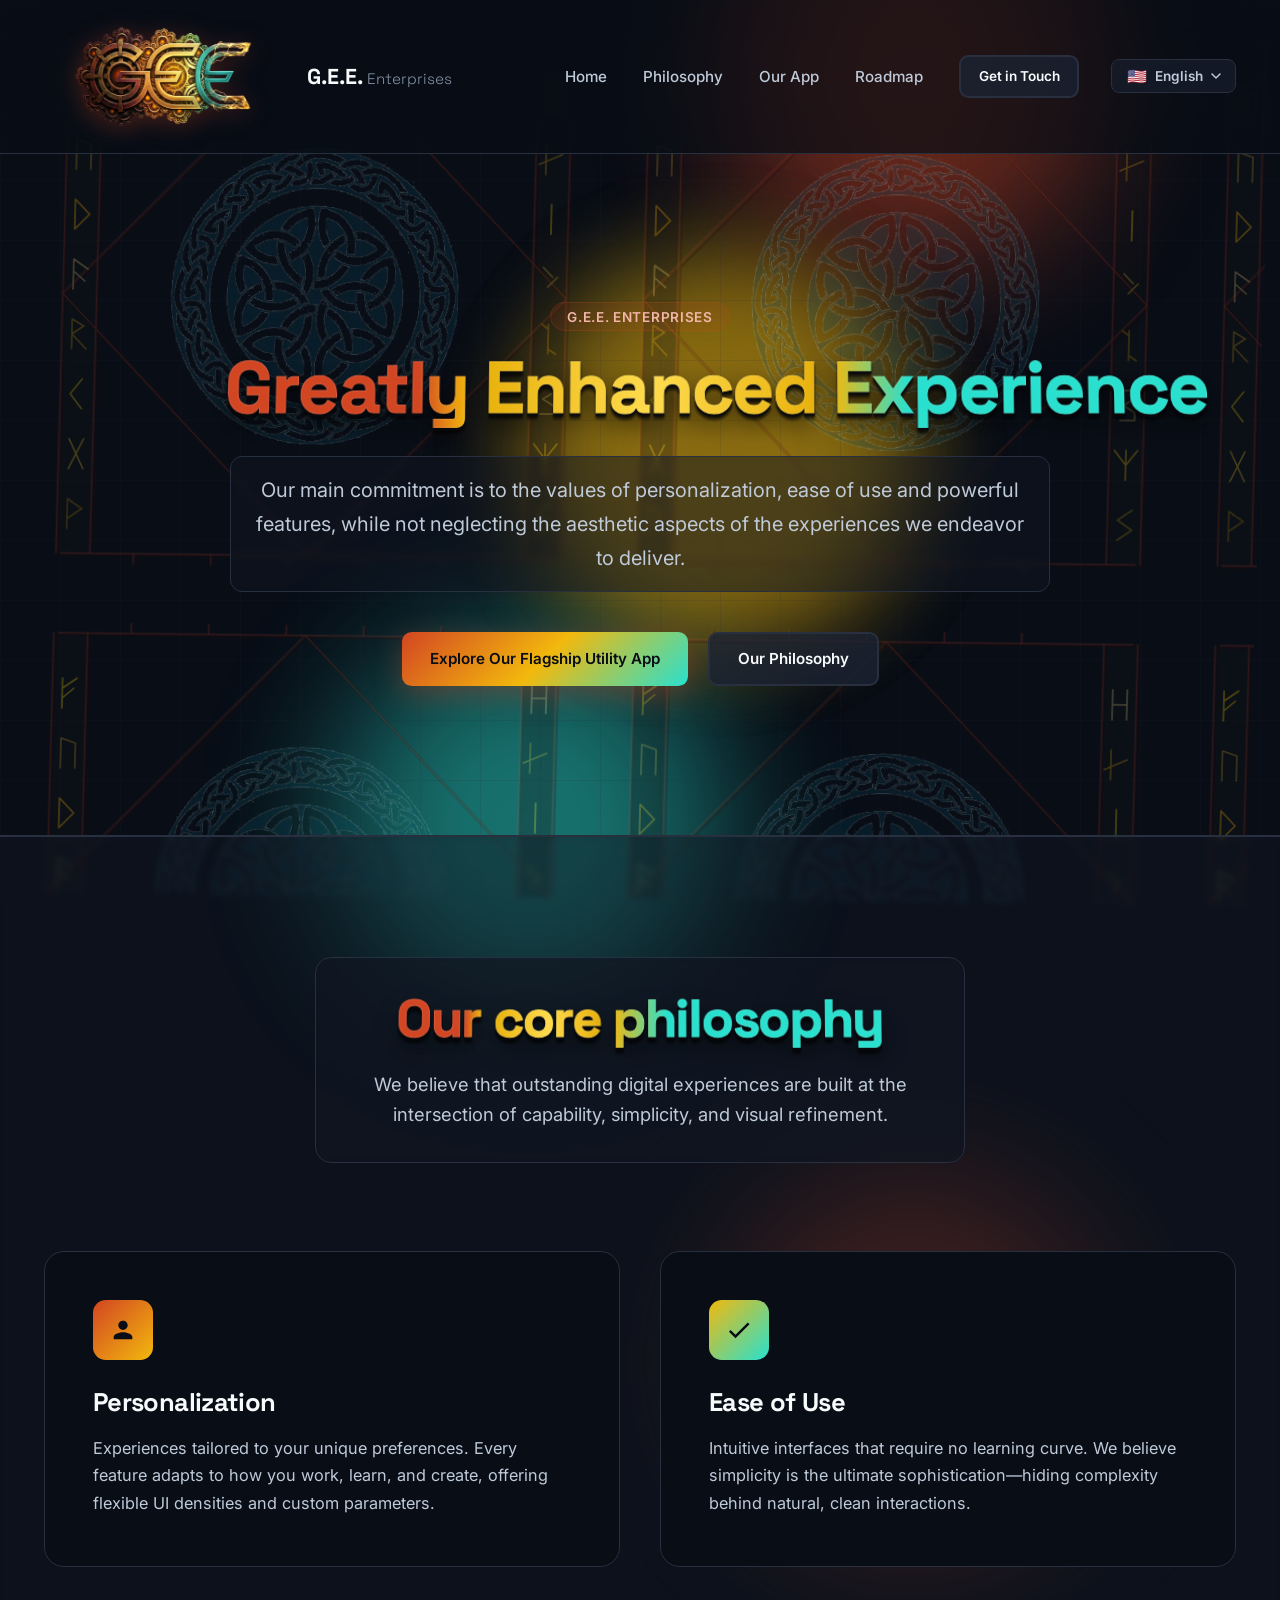
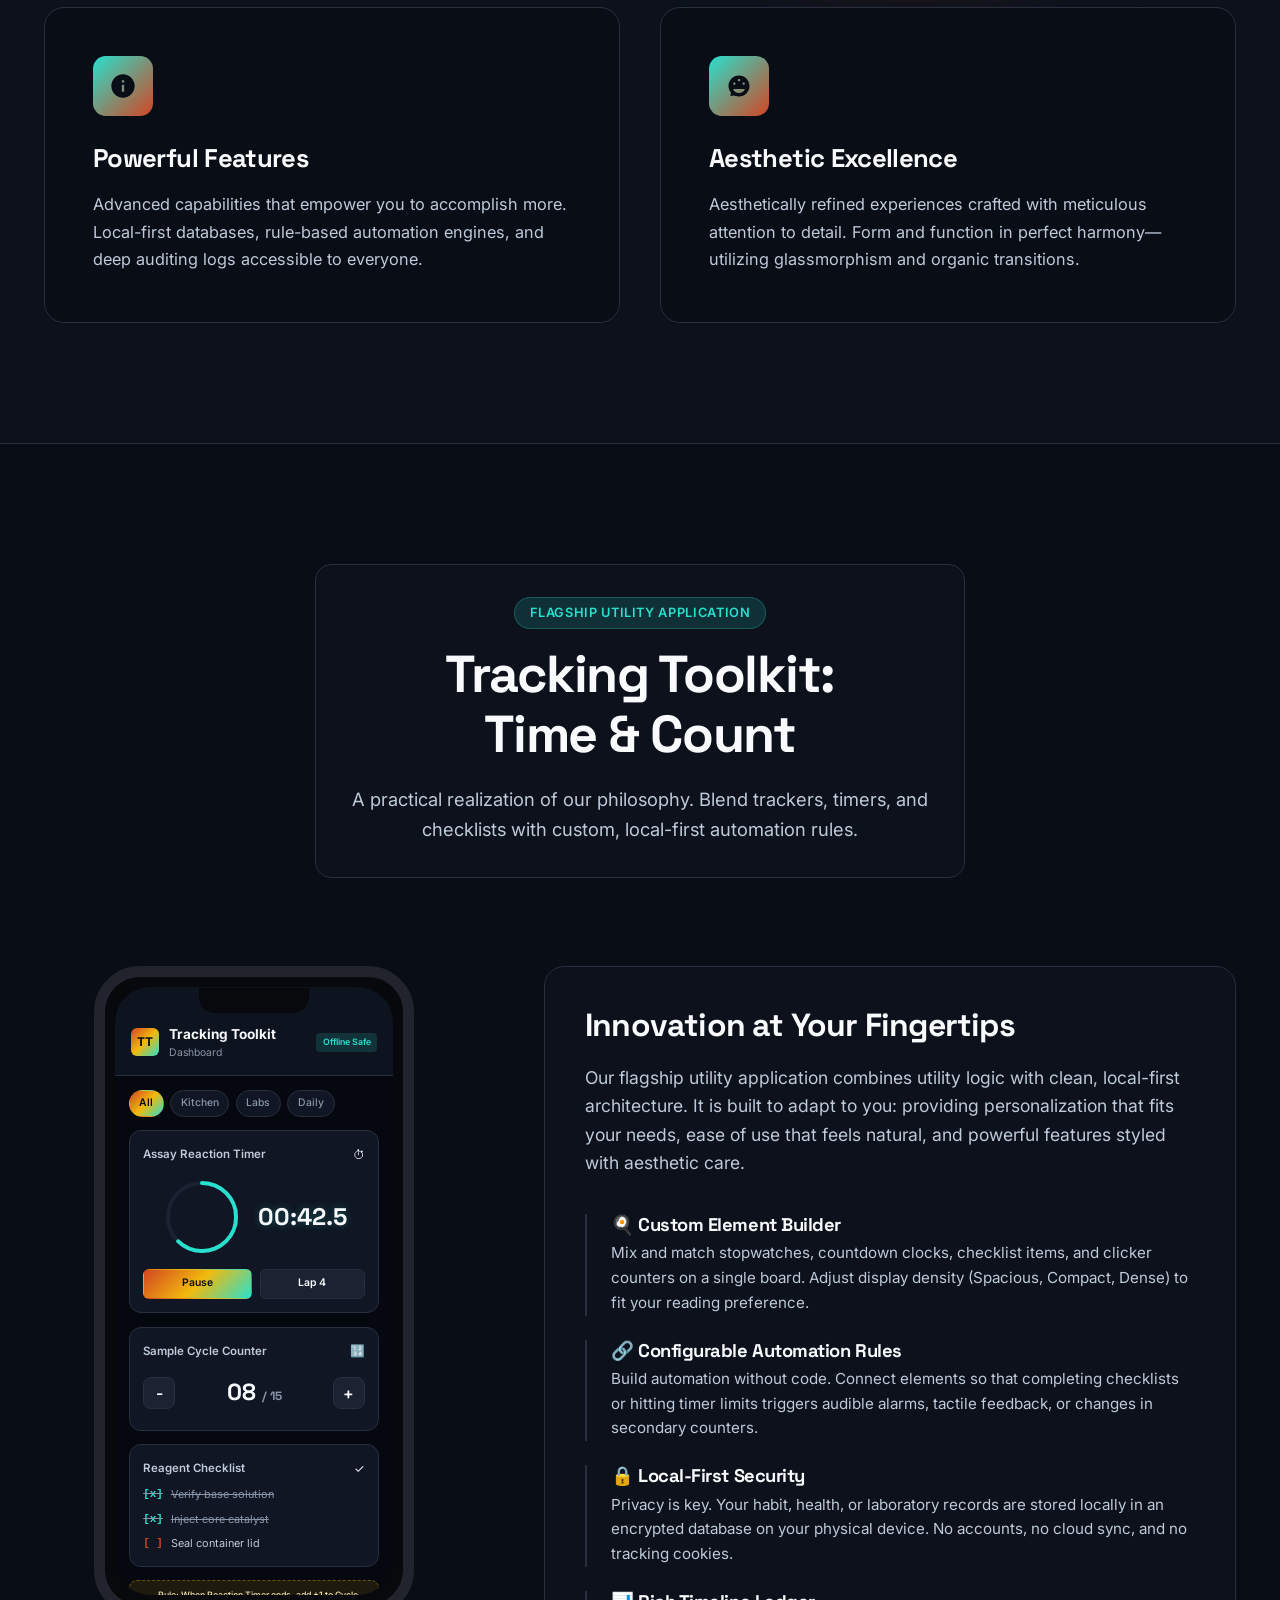
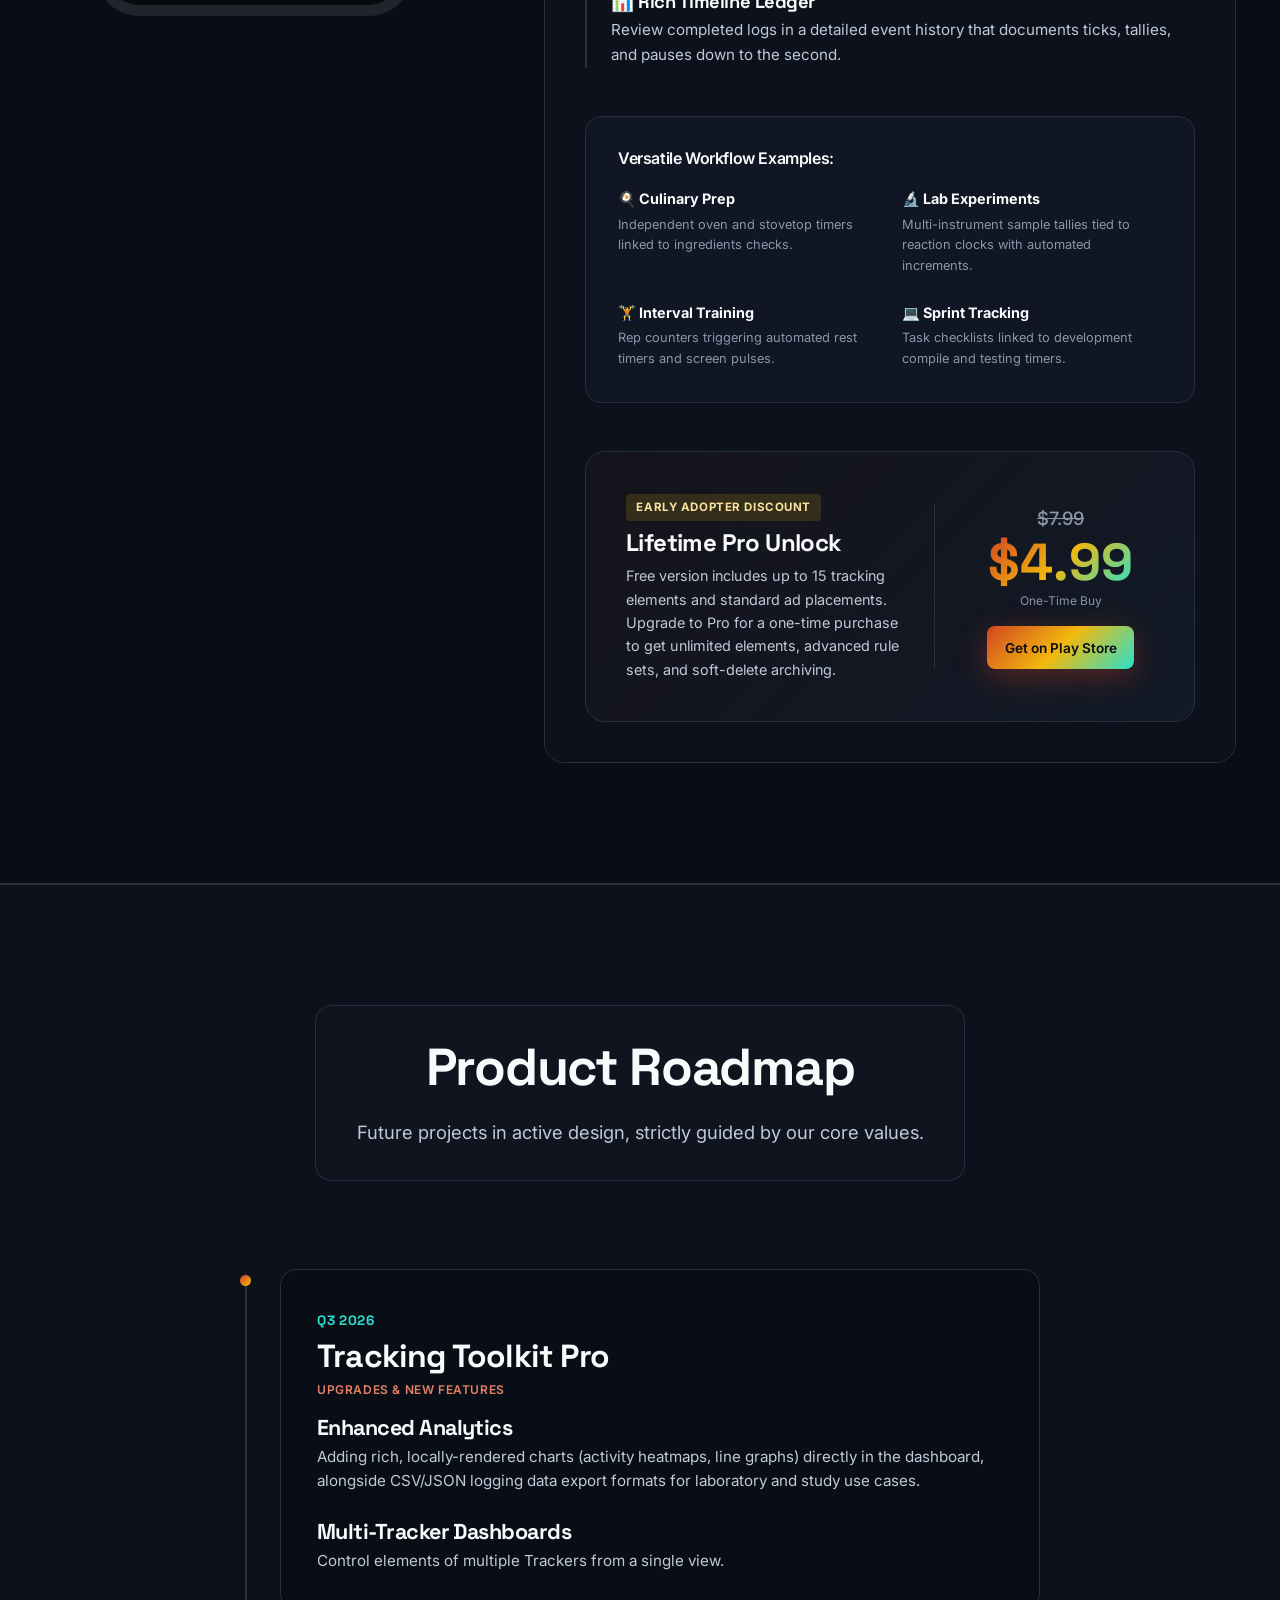
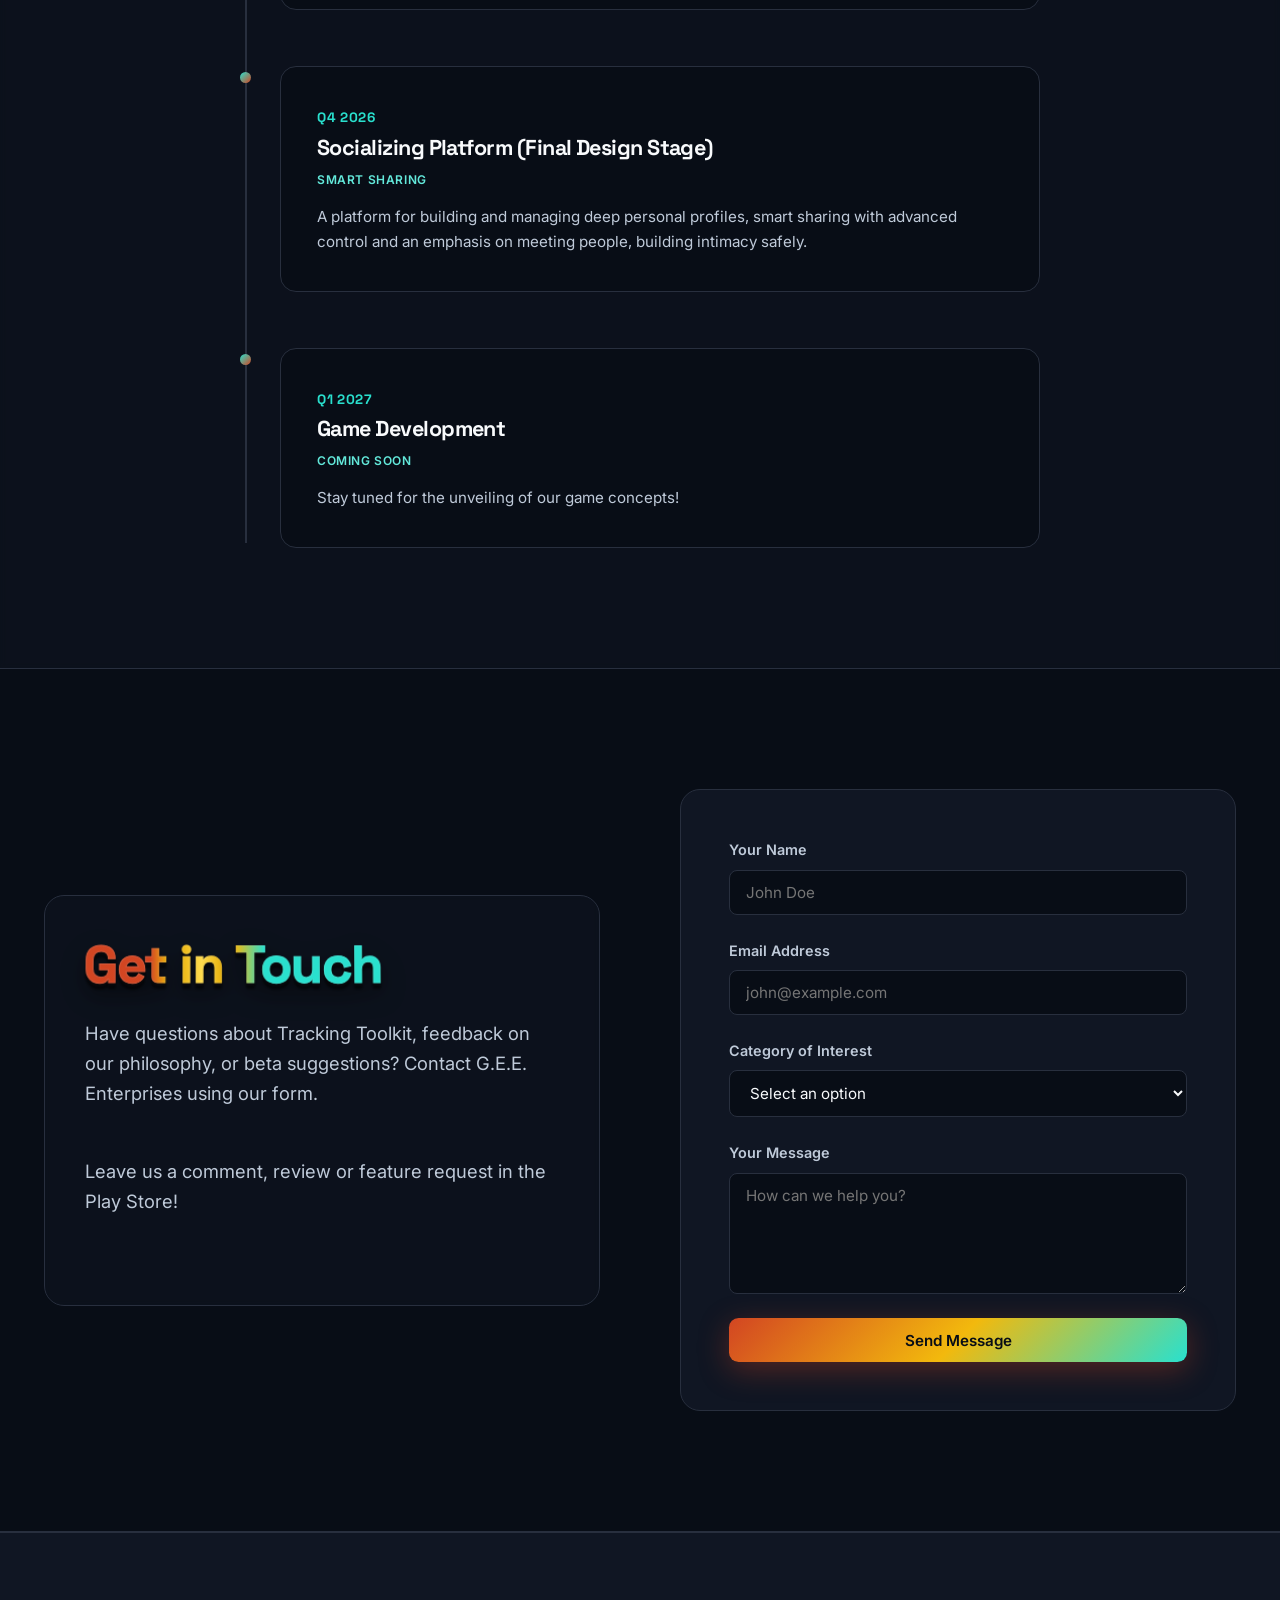
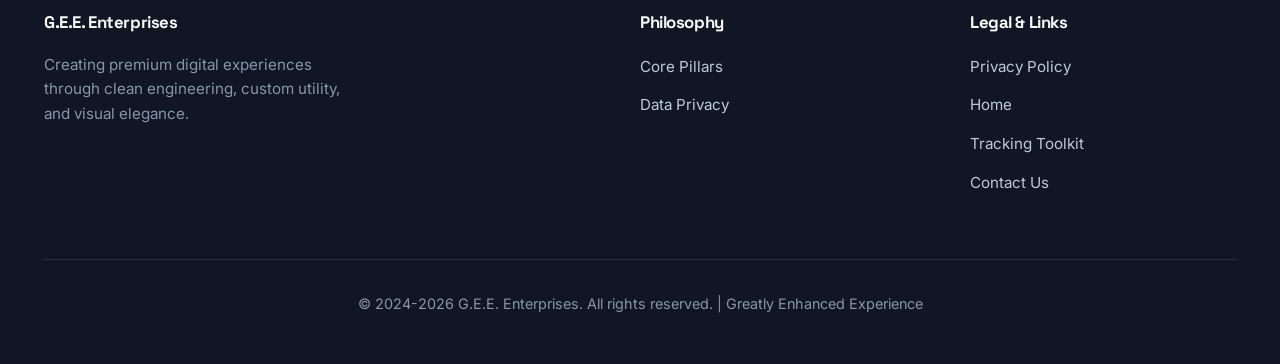
<file: index.html>
<!DOCTYPE html>
<html lang="en">
<head>
    <meta charset="UTF-8">
    <meta name="viewport" content="width=device-width, initial-scale=1.0">
    <meta name="description" content="G.E.E. Enterprises - Greatly Enhanced Experience. We build premium applications committed to personalization, ease of use, powerful features, and aesthetic excellence.">
    <meta name="keywords" content="G.E.E. Enterprises, Greatly Enhanced Experience, Tracking Toolkit, mobile apps, personalization, ease of use, powerful features, aesthetics, local-first">
    <meta name="theme-color" content="#090d16">
    
    <title data-i18n="title">G.E.E. Enterprises | Greatly Enhanced Experience</title>
    <link rel="stylesheet" href="styles.css">
    <script src="translations.js" defer></script>
    <script src="i18n.js" defer></script>
    <link rel="preconnect" href="https://fonts.googleapis.com">
    <link rel="preconnect" href="https://fonts.gstatic.com" crossorigin>
    <link href="https://fonts.googleapis.com/css2?family=Inter:wght@300;400;500;600;700&family=Space+Grotesk:wght@500;600;700&display=swap" rel="stylesheet">

    <script async src="https://www.googletagmanager.com/gtm.js?id=GTM-5WCG6NR6"></script>
    <meta name="google-site-verification" content="Q2op_6G9xsnVuuzF-iuiykKm0wJwXSe-XUsT0Pd11Rg" />
</head>
<script>
  window.dataLayer = window.dataLayer || [];
  function gtag(){dataLayer.push(arguments);}
  gtag('js', new Date());
</script>
<body>
    <!-- Celtic Background Overlay -->
    <div class="celtic-bg-overlay" aria-hidden="true"></div>

    <!-- Parallax Background Orbs & Grid -->
    <div class="page-background" aria-hidden="true">
        <div class="gradient-orb gradient-orb-1 gradient-orb-1-a"></div>
        <div class="gradient-orb gradient-orb-1 gradient-orb-1-b"></div>
        <div class="gradient-orb gradient-orb-2 gradient-orb-2-a"></div>
        <div class="gradient-orb gradient-orb-2 gradient-orb-2-b"></div>
        <div class="gradient-orb gradient-orb-3 gradient-orb-3-a"></div>
        <div class="gradient-orb gradient-orb-3 gradient-orb-3-b"></div>
        <div class="grid-overlay"></div>
    </div>

    <!-- Navigation -->
    <nav class="navbar" id="site-navbar">
        <div class="container">
            <div class="navbar-content">
                <div class="logo">
                    <img src="assets/logo.png" alt="G.E.E. Enterprises Logo" class="logo-image" id="nav-logo-img">
                    <span class="logo-text">G.E.E. <span class="logo-subtitle">Enterprises</span></span>
                </div>
                <div class="nav-right">
                    <ul class="nav-links">
                        <li><a href="#home" class="nav-link" data-i18n="nav.home">Home</a></li>
                        <li><a href="#philosophy" class="nav-link" data-i18n="nav.philosophy">Philosophy</a></li>
                        <li><a href="#app" class="nav-link" data-i18n="nav.app">Our App</a></li>
                        <li><a href="#roadmap" class="nav-link" data-i18n="nav.roadmap">Roadmap</a></li>
                        <li><a href="#contact" class="nav-link btn btn-secondary btn-nav" data-i18n="nav.contact">Get in Touch</a></li>
                    </ul>
                    <div class="lang-selector">
                        <button class="lang-btn" id="lang-btn" aria-haspopup="true" aria-expanded="false" aria-label="Select Language">
                            <span class="lang-flag" id="current-lang-flag">🇺🇸</span>
                            <span class="lang-text" id="current-lang-text">English</span>
                            <svg class="lang-arrow" width="10" height="6" viewBox="0 0 10 6" fill="none" xmlns="http://www.w3.org/2000/svg">
                                <path d="M1 1L5 5L9 1" stroke="currentColor" stroke-width="1.5" stroke-linecap="round" stroke-linejoin="round"/>
                            </svg>
                        </button>
                        <div class="lang-dropdown" id="lang-dropdown" role="menu">
                            <button class="lang-option" data-lang="en" role="menuitem">🇺🇸 English</button>
                            <button class="lang-option" data-lang="es" role="menuitem">🇪🇸 Español</button>
                            <button class="lang-option" data-lang="de" role="menuitem">🇩🇪 Deutsch</button>
                            <button class="lang-option" data-lang="fr" role="menuitem">🇫🇷 Français</button>
                        </div>
                    </div>
                </div>
            </div>
        </div>
    </nav>

    <!-- Hero Section -->
    <section id="home" class="hero">
        <div class="container">
            <div class="hero-content">
                <div class="badge-container">
                    <span class="hero-badge" data-i18n="hero.badge">G.E.E. Enterprises</span>
                </div>
                <h1 class="hero-title title-3-words" data-i18n="hero.title"><span class="word-1-red">Greatly</span> <span class="word-2-gold">Enhanced</span> <span class="word-3-turquoise">Experience</span></h1>
                <p class="hero-subtitle" data-i18n="hero.subtitle">Our main commitment is to the values of personalization, ease of use and powerful features, while not neglecting the aesthetic aspects of the experiences we endeavor to deliver.</p>
                <div class="hero-cta">
                    <a href="#app" class="btn btn-primary" id="hero-explore-btn" data-i18n="hero.btn_explore">Explore Our Flagship Utility App</a>
                    <a href="#philosophy" class="btn btn-secondary" id="hero-philosophy-btn" data-i18n="hero.btn_philosophy">Our Philosophy</a>
                </div>
            </div>
        </div>
    </section>

    <!-- Core Philosophy Section -->
    <section id="philosophy" class="philosophy-section">
        <div class="container">
            <div class="section-header">
                <h2 class="title-3-words" data-i18n="philosophy.title"><span class="word-1-red">Our</span> <span class="word-2-gold">core</span> <span class="word-3-turquoise">philosophy</span></h2>
                <p data-i18n="philosophy.subtitle">We believe that outstanding digital experiences are built at the intersection of capability, simplicity, and visual refinement.</p>
            </div>
            
            <div class="philosophy-grid">
                <!-- Personalization -->
                <div class="philosophy-card border-glow-red">
                    <div class="philosophy-icon-box bg-gradient-red">
                        <svg width="28" height="28" viewBox="0 0 24 24" fill="none" xmlns="http://www.w3.org/2000/svg">
                            <path d="M12 12c2.21 0 4-1.79 4-4s-1.79-4-4-4-4 1.79-4 4 1.79 4 4 4zm0 2c-2.67 0-8 1.34-8 4v2h16v-2c0-2.66-5.33-4-8-4z" fill="currentColor"/>
                        </svg>
                    </div>
                    <h3 data-i18n="philosophy.personalization_title">Personalization</h3>
                    <p data-i18n="philosophy.personalization_desc">Experiences tailored to your unique preferences. Every feature adapts to how you work, learn, and create, offering flexible UI densities and custom parameters.</p>
                </div>
                
                <!-- Ease of Use -->
                <div class="philosophy-card border-glow-gold">
                    <div class="philosophy-icon-box bg-gradient-gold">
                        <svg width="28" height="28" viewBox="0 0 24 24" fill="none" xmlns="http://www.w3.org/2000/svg">
                            <path d="M9 16.17L4.83 12l-1.42 1.41L9 19 21 7l-1.41-1.41L9 16.17z" fill="currentColor"/>
                        </svg>
                    </div>
                    <h3 data-i18n="philosophy.ease_of_use_title">Ease of Use</h3>
                    <p data-i18n="philosophy.ease_of_use_desc">Intuitive interfaces that require no learning curve. We believe simplicity is the ultimate sophistication—hiding complexity behind natural, clean interactions.</p>
                </div>

                <!-- Powerful Features -->
                <div class="philosophy-card border-glow-turquoise">
                    <div class="philosophy-icon-box bg-gradient-turquoise">
                        <svg width="28" height="28" viewBox="0 0 24 24" fill="none" xmlns="http://www.w3.org/2000/svg">
                            <path d="M12 2C6.48 2 2 6.48 2 12s4.48 10 10 10 10-4.48 10-10S17.52 2 12 2zm1 15h-2v-6h2v6zm0-8h-2V7h2v2z" fill="currentColor"/>
                        </svg>
                    </div>
                    <h3 data-i18n="philosophy.powerful_features_title">Powerful Features</h3>
                    <p data-i18n="philosophy.powerful_features_desc">Advanced capabilities that empower you to accomplish more. Local-first databases, rule-based automation engines, and deep auditing logs accessible to everyone.</p>
                </div>

                <!-- Aesthetic Excellence -->
                <div class="philosophy-card border-glow-turquoise">
                    <div class="philosophy-icon-box bg-gradient-turquoise">
                        <svg width="28" height="28" viewBox="0 0 24 24" fill="none" xmlns="http://www.w3.org/2000/svg">
                            <path d="M12 3c-4.97 0-9 4.03-9 9 0 2.12.74 4.07 1.97 5.61.18.23.23.53.13.82l-.45 1.34c-.18.54.34 1.05.88.88l1.34-.45c.29-.1.59-.05.82.13C10.18 20.5 11.08 21 12 21c4.97 0 9-4.03 9-9s-4.03-9-9-9zm-4 8c-.55 0-1-.45-1-1s.45-1 1-1 1 .45 1 1-.45 1-1 1zm4-3c-.55 0-1-.45-1-1s.45-1 1-1 1 .45 1 1-.45 1-1 1zm4 3c-.55 0-1-.45-1-1s.45-1 1-1 1 .45 1 1-.45 1-1 1zm-4 7c-2.33 0-4.31-1.46-5.11-3.5h10.22c-.8 2.04-2.78 3.5-5.11 3.5z" fill="currentColor"/>
                        </svg>
                    </div>
                    <h3 data-i18n="philosophy.aesthetic_excellence_title">Aesthetic Excellence</h3>
                    <p data-i18n="philosophy.aesthetic_excellence_desc">Aesthetically refined experiences crafted with meticulous attention to detail. Form and function in perfect harmony—utilizing glassmorphism and organic transitions.</p>
                </div>
            </div>
        </div>
    </section>

    <!-- Flagship Product Section -->
    <section id="app" class="flagship-section">
        <div class="container">
            <div class="section-header">
                <span class="section-badge" data-i18n="app.badge">Flagship Utility Application</span>
                <h2 data-i18n="app.title">Tracking Toolkit: Time & Count</h2>
                <p class="section-lead" data-i18n="app.lead">A practical realization of our philosophy. Blend trackers, timers, and checklists with custom, local-first automation rules.</p>
            </div>
            
            <div class="flagship-grid">
                <!-- App Mockup Display -->
                <div class="app-showcase">
                    <div class="phone-frame">
                        <div class="phone-notch"></div>
                        <div class="phone-screen">
                            <!-- Simulated App UI in HTML/CSS -->
                            <div class="app-ui">
                                <div class="app-header">
                                    <span class="app-logo">TT</span>
                                    <div class="app-title-group">
                                        <span class="app-title" data-i18n="app.showcase_title">Tracking Toolkit</span>
                                        <span class="app-subtitle" data-i18n="app.showcase_subtitle">Dashboard</span>
                                    </div>
                                    <span class="app-status-badge" data-i18n="app.showcase_status">Offline Safe</span>
                                </div>
                                
                                <div class="app-scrollable-content">
                                    <!-- Tag Filter Bar -->
                                    <div class="app-tags">
                                        <span class="app-tag active" data-i18n="app.showcase_tag_all">All</span>
                                        <span class="app-tag" data-i18n="app.showcase_tag_kitchen">Kitchen</span>
                                        <span class="app-tag" data-i18n="app.showcase_tag_labs">Labs</span>
                                        <span class="app-tag" data-i18n="app.showcase_tag_daily">Daily</span>
                                    </div>
                                    
                                    <!-- Timer Card -->
                                    <div class="app-card app-card-timer">
                                        <div class="app-card-header">
                                            <span class="app-card-title" data-i18n="app.showcase_timer_title">Assay Reaction Timer</span>
                                            <span class="app-card-icon">⏱</span>
                                        </div>
                                        <div class="timer-display-box">
                                            <svg class="timer-ring" width="80" height="80">
                                                <circle class="timer-ring-bg" cx="40" cy="40" r="34" />
                                                <circle class="timer-ring-progress" cx="40" cy="40" r="34" />
                                            </svg>
                                            <div class="timer-digits">00:42.5</div>
                                        </div>
                                        <div class="timer-controls">
                                            <span class="app-inner-btn play" data-i18n="app.showcase_timer_pause">Pause</span>
                                            <span class="app-inner-btn lap" data-i18n="app.showcase_timer_lap">Lap 4</span>
                                        </div>
                                    </div>
                                    
                                    <!-- Tally Counter Card -->
                                    <div class="app-card app-card-counter">
                                        <div class="app-card-header">
                                            <span class="app-card-title" data-i18n="app.showcase_counter_title">Sample Cycle Counter</span>
                                            <span class="app-card-icon">🔢</span>
                                        </div>
                                        <div class="counter-body">
                                            <div class="counter-control-btn minus">-</div>
                                            <div class="counter-val">08 <span class="counter-target">/ 15</span></div>
                                            <div class="counter-control-btn plus">+</div>
                                        </div>
                                    </div>
                                    
                                    <!-- Checklist Card -->
                                    <div class="app-card app-card-checklist">
                                        <div class="app-card-header">
                                            <span class="app-card-title" data-i18n="app.showcase_checklist_title">Reagent Checklist</span>
                                            <span class="app-card-icon">✓</span>
                                        </div>
                                        <div class="checklist-items">
                                            <div class="check-item checked">
                                                <span class="check-box">[x]</span>
                                                <span class="check-label" data-i18n="app.showcase_checklist_item1">Verify base solution</span>
                                            </div>
                                            <div class="check-item checked">
                                                <span class="check-box">[x]</span>
                                                <span class="check-label" data-i18n="app.showcase_checklist_item2">Inject core catalyst</span>
                                            </div>
                                            <div class="check-item">
                                                <span class="check-box">[ ]</span>
                                                <span class="check-label" data-i18n="app.showcase_checklist_item3">Seal container lid</span>
                                            </div>
                                        </div>
                                    </div>

                                    <!-- Rule Notification -->
                                    <div class="app-rule-bubble">
                                        <span class="rule-icon">🔗</span>
                                        <span class="rule-text" data-i18n="app.showcase_rule_text">Rule: When Reaction Timer ends, add +1 to Cycle Counter.</span>
                                    </div>
                                </div>
                            </div>
                        </div>
                    </div>
                </div>
                
                <!-- App Information Content -->
                <div class="flagship-content">
                    <h3 data-i18n="app.innovation_title">Innovation at Your Fingertips</h3>
                    <p class="flagship-desc" data-i18n="app.innovation_desc">Our flagship utility application combines utility logic with clean, local-first architecture. It is built to adapt to you: providing personalization that fits your needs, ease of use that feels natural, and powerful features styled with aesthetic care.</p>
                    
                    <div class="features-accordion">
                        <div class="accordion-item">
                            <h4 data-i18n="app.accordion_builder_title">🍳 Custom Element Builder</h4>
                            <p data-i18n="app.accordion_builder_desc">Mix and match stopwatches, countdown clocks, checklist items, and clicker counters on a single board. Adjust display density (Spacious, Compact, Dense) to fit your reading preference.</p>
                        </div>
                        <div class="accordion-item">
                            <h4 data-i18n="app.accordion_rules_title">🔗 Configurable Automation Rules</h4>
                            <p data-i18n="app.accordion_rules_desc">Build automation without code. Connect elements so that completing checklists or hitting timer limits triggers audible alarms, tactile feedback, or changes in secondary counters.</p>
                        </div>
                        <div class="accordion-item">
                            <h4 data-i18n="app.accordion_security_title">🔒 Local-First Security</h4>
                            <p data-i18n="app.accordion_security_desc">Privacy is key. Your habit, health, or laboratory records are stored locally in an encrypted database on your physical device. No accounts, no cloud sync, and no tracking cookies.</p>
                        </div>
                        <div class="accordion-item">
                            <h4 data-i18n="app.accordion_ledger_title">📊 Rich Timeline Ledger</h4>
                            <p data-i18n="app.accordion_ledger_desc">Review completed logs in a detailed event history that documents ticks, tallies, and pauses down to the second.</p>
                        </div>
                    </div>

                    <div class="use-cases-box">
                        <h5 data-i18n="app.use_cases_title">Versatile Workflow Examples:</h5>
                        <div class="use-cases-grid">
                            <div class="use-case-item">
                                <strong data-i18n="app.use_case_1_title">🍳 Culinary Prep</strong>
                                <span data-i18n="app.use_case_1_desc">Independent oven and stovetop timers linked to ingredients checks.</span>
                            </div>
                            <div class="use-case-item">
                                <strong data-i18n="app.use_case_2_title">🔬 Lab Experiments</strong>
                                <span data-i18n="app.use_case_2_desc">Multi-instrument sample tallies tied to reaction clocks with automated increments.</span>
                            </div>
                            <div class="use-case-item">
                                <strong data-i18n="app.use_case_3_title">🏋️ Interval Training</strong>
                                <span data-i18n="app.use_case_3_desc">Rep counters triggering automated rest timers and screen pulses.</span>
                            </div>
                            <div class="use-case-item">
                                <strong data-i18n="app.use_case_4_title">💻 Sprint Tracking</strong>
                                <span data-i18n="app.use_case_4_desc">Task checklists linked to development compile and testing timers.</span>
                            </div>
                        </div>
                    </div>
                    
                    <div class="pricing-card border-glow-red">
                        <div class="pricing-info">
                            <span class="pricing-badge" data-i18n="app.pricing_badge">Early Adopter Discount</span>
                            <h4 data-i18n="app.pricing_title">Lifetime Pro Unlock</h4>
                            <p data-i18n="app.pricing_desc">Free version includes up to 15 tracking elements and standard ad placements. Upgrade to Pro for a one-time purchase to get unlimited elements, advanced rule sets, and soft-delete archiving.</p>
                        </div>
                        <div class="pricing-price-box">
                            <span class="price-original">$7.99</span>
                            <span class="price-current">$4.99</span>
                            <span class="price-frequency" data-i18n="app.pricing_frequency">One-Time Buy</span>
                            <a href="https://play.google.com/store" class="btn btn-primary btn-store" target="_blank" rel="noopener noreferrer">
                                <span data-i18n="app.pricing_btn">Get on Play Store</span>
                            </a>
                        </div>
                    </div>
                </div>
            </div>
        </div>
    </section>

    <!-- Roadmap Section -->
    <section id="roadmap" class="roadmap-section">
        <div class="container">
            <div class="section-header">
                <h2 data-i18n="roadmap.title">Product Roadmap</h2>
                <p data-i18n="roadmap.lead">Future projects in active design, strictly guided by our core values.</p>
            </div>
            
            <div class="roadmap-timeline">
                <div class="timeline-item">
                    <div class="timeline-marker bg-gradient-red"></div>
                    <div class="timeline-content">
                        <span class="timeline-date" data-i18n="roadmap.date_q3">Q3 2026</span>
                        <h3 data-i18n="roadmap.q3_title">Tracking Toolkit Pro</h3>
                        <span class="timeline-division text-red" data-i18n="roadmap.q3_division">Upgrades & New Features</span>
                        <br />
                        <h4 data-i18n="roadmap.q3_h4_1">Enhanced Analytics</h4>
                        <p data-i18n="roadmap.q3_desc_1">Adding rich, locally-rendered charts (activity heatmaps, line graphs) directly in the dashboard, alongside CSV/JSON logging data export formats for laboratory and study use cases.</p>
                        <br />
                        <h4 data-i18n="roadmap.q3_h4_2">Multi-Tracker Dashboards</h4>
                        <p data-i18n="roadmap.q3_desc_2">Control elements of multiple Trackers from a single view.</p>
                    </div>
                </div>
                
                <div class="timeline-item">
                    <div class="timeline-marker bg-gradient-turquoise"></div>
                    <div class="timeline-content">
                        <span class="timeline-date" data-i18n="roadmap.date_q4">Q4 2026</span>
                        <h4 data-i18n="roadmap.q4_title">Socializing Platform (Final Design Stage)</h4>
                        <span class="timeline-division text-turquoise" data-i18n="roadmap.q4_division">Smart Sharing</span>
                        <p data-i18n="roadmap.q4_desc">A platform for building and managing deep personal profiles, smart sharing with advanced control and an emphasis on meeting people, building intimacy safely.</p>
                    </div>
                </div>

                <div class="timeline-item">
                    <div class="timeline-marker bg-gradient-turquoise"></div>
                    <div class="timeline-content">
                        <span class="timeline-date" data-i18n="roadmap.date_q1">Q1 2027</span>
                        <h4 data-i18n="roadmap.q1_title">Game Development</h4>
                        <span class="timeline-division text-turquoise" data-i18n="roadmap.q1_division">Coming soon</span>
                        <p data-i18n="roadmap.q1_desc">Stay tuned for the unveiling of our game concepts!</p>
                    </div>
                </div>
            </div>
        </div>
    </section>

    <!-- Contact Section -->
    <section id="contact" class="contact-section">
        <div class="container">
            <div class="contact-grid">
                <div class="contact-info">
                    <h2 class="title-3-words" data-i18n="contact.title"><span class="word-1-red">Get</span> <span class="word-2-gold">in</span> <span class="word-3-turquoise">Touch</span></h2>
                    <p data-i18n="contact.text">Have questions about Tracking Toolkit, feedback on our philosophy, or beta suggestions? Contact G.E.E. Enterprises using our form.</p>
                    <p data-i18n="contact.subtext">Leave us a comment, review or feature request in the Play Store!</p>
                    <!--div class="contact-details">
                        <div class="detail-item">
                            <span class="detail-icon">✉</span>
                            <span>support@g-e-e-enterprises.github.io</span>
                        </div>
                        <div class="detail-item">
                            <span class="detail-icon">🌐</span>
                            <span>g-e-e-enterprises.github.io</span>
                        </div>
                    </div-->
                </div>
                
                <div class="contact-form-container">
                    <form id="contact-form" class="contact-form" action="https://api.web3forms.com/submit" method="POST">
                        <input type="hidden" name="access_key" value="d55fae95-4f2b-48c2-94e6-77d9e1834989">
                        <div class="form-group">
                            <label for="user-name" data-i18n="contact.label_name">Your Name</label>
                            <input type="text" id="user-name" name="name" placeholder="John Doe" data-i18n-placeholder="contact.placeholder_name" required>
                        </div>
                        
                        <div class="form-group">
                            <label for="user-email" data-i18n="contact.label_email">Email Address</label>
                            <input type="email" id="user-email" name="email" placeholder="john@example.com" data-i18n-placeholder="contact.placeholder_email" required>
                        </div>
                        
                        <div class="form-group">
                            <label for="user-interest" data-i18n="contact.label_interest">Category of Interest</label>
                            <select id="user-interest" name="interest" required>
                                <option value="" disabled selected data-i18n="contact.placeholder_interest">Select an option</option>
                                <option value="general" data-i18n="contact.opt_general">General Inquiry</option>
                                <option value="tracking-toolkit" data-i18n="contact.opt_feedback">Tracking Toolkit Feedback</option>
                                <option value="philosophy" data-i18n="contact.opt_philosophy">Philosophy Collaboration</option>
                                <option value="beta-testing" data-i18n="contact.opt_beta">Beta Access Request</option>
                            </select>
                        </div>
                        
                        <div class="form-group">
                            <label for="user-message" data-i18n="contact.label_message">Your Message</label>
                            <textarea id="user-message" name="message" rows="5" placeholder="How can we help you?" data-i18n-placeholder="contact.placeholder_message" required></textarea>
                        </div>
                        
                        <button type="submit" id="contact-form-submit" class="btn btn-primary btn-full" data-i18n="contact.btn_submit">Send Message</button>
                    </form>
                </div>
            </div>
        </div>
    </section>

    <!-- Footer -->
    <footer class="footer">
        <div class="container">
            <div class="footer-content">
                <div class="footer-section">
                    <h4 data-i18n="footer.about_title">G.E.E. Enterprises</h4>
                    <p data-i18n="footer.about_text">Creating premium digital experiences through clean engineering, custom utility, and visual elegance.</p>
                </div>
                <div class="footer-section">
                    <h4 data-i18n="footer.philosophy_title">Philosophy</h4>
                    <ul>
                        <li><a href="#philosophy" data-i18n="footer.link_pillars">Core Pillars</a></li>
                        <li><a href="privacy-policy.html" data-i18n="footer.link_data">Data Privacy</a></li>
                    </ul>
                </div>
                <div class="footer-section">
                    <h4 data-i18n="footer.legal_title">Legal & Links</h4>
                    <ul>
                        <li><a href="privacy-policy.html" data-i18n="footer.link_privacy">Privacy Policy</a></li>
                        <li><a href="#home" data-i18n="footer.link_home">Home</a></li>
                        <li><a href="#app" data-i18n="footer.link_tt">Tracking Toolkit</a></li>
                        <li><a href="#contact" data-i18n="footer.link_contact">Contact Us</a></li>
                    </ul>
                </div>
            </div>
            <div class="footer-bottom">
                <p data-i18n="footer.copyright">&copy; 2024-2026 G.E.E. Enterprises. All rights reserved. | Greatly Enhanced Experience</p>
            </div>
        </div>
    </footer>

    <script>
        // Smooth scrolling for navigation links
        document.querySelectorAll('a[href^="#"]').forEach(anchor => {
            anchor.addEventListener('click', function (e) {
                e.preventDefault();
                const target = document.querySelector(this.getAttribute('href'));
                if (target) {
                    target.scrollIntoView({ behavior: 'smooth', block: 'start' });
                }
            });
        });

        // Navigation active state
        window.addEventListener('scroll', () => {
            const navLinks = document.querySelectorAll('.nav-link');
            let current = '';
            
            document.querySelectorAll('section').forEach(section => {
                const sectionTop = section.offsetTop;
                if (window.scrollY >= sectionTop - 150) {
                    current = section.getAttribute('id');
                }
            });
            
            navLinks.forEach(link => {
                link.classList.remove('active');
                if (link.getAttribute('href').slice(1) === current) {
                    link.classList.add('active');
                }
            });
        });

        // Detailed Page-wide Scroll Parallax & Loop Manager (Serpentine Sway + Midpoint Golden Orb)
        const celticBg = document.querySelector('.celtic-bg-overlay');
        const orb1a = document.querySelector('.gradient-orb-1-a');
        const orb1b = document.querySelector('.gradient-orb-1-b');
        const orb2a = document.querySelector('.gradient-orb-2-a');
        const orb2b = document.querySelector('.gradient-orb-2-b');
        const orb3a = document.querySelector('.gradient-orb-3-a');
        const orb3b = document.querySelector('.gradient-orb-3-b');
        const gridOverlay = document.querySelector('.grid-overlay');
        const heroContent = document.querySelector('.hero-content');
        
        let tick = false;
        
        const updateParallax = () => {
            const scrolled = window.scrollY;
            const Vh = window.innerHeight;
            const Vw = window.innerWidth;
            const D = Vw * 0.3; // 30vw orb size
            const R = Vh + D;   // wrap range
            
            // 1. Celtic pattern and grid parallax
            if (celticBg) {
                celticBg.style.backgroundPositionY = `${scrolled * 0.12}px`;
            }
            if (gridOverlay) {
                gridOverlay.style.transform = `translateY(${scrolled * 0.08}px)`;
            }
            if (heroContent) {
                heroContent.style.transform = `translateY(${scrolled * -0.15}px)`;
                heroContent.style.opacity = Math.max(0, 1 - scrolled / 500);
            }
            
            // Speed setting: Vertical speed exactly 25vw per 100vh scroll
            const speed = (Vw * 0.25) / Vh;
            
            // 2. Orb 1 parallax + looping + horizontal sinusoidal sway
            const y1_start = -0.3 * D;
            const y1 = y1_start + scrolled * speed;
            const y1_wrapped = ((y1 + D) % R + R) % R - D;
            const y1_copy = (y1_wrapped > 0) ? y1_wrapped - R : y1_wrapped + R;
            
            const norm_y1 = (y1_wrapped + D) / R;
            const x1_center = Vw * 0.5 + Math.sin(norm_y1 * 2 * Math.PI) * (Vw * 0.22);
            const x1_px = x1_center - D / 2;
            
            const norm_y1_copy = (y1_copy + D) / R;
            const x1_copy_center = Vw * 0.5 + Math.sin(norm_y1_copy * 2 * Math.PI) * (Vw * 0.22);
            const x1_copy_px = x1_copy_center - D / 2;
            
            if (orb1a) orb1a.style.transform = `translate3d(${x1_px}px, ${y1_wrapped}px, 0)`;
            if (orb1b) orb1b.style.transform = `translate3d(${x1_copy_px}px, ${y1_copy}px, 0)`;
            
            // 3. Orb 2 parallax + looping + horizontal sinusoidal sway (out of phase)
            const y2_start = Vh - 0.7 * D;
            const y2 = y2_start - scrolled * speed;
            const y2_wrapped = ((y2 + D) % R + R) % R - D;
            const y2_copy = (y2_wrapped > 0) ? y2_wrapped - R : y2_wrapped + R;
            
            const norm_y2 = (y2_wrapped + D) / R;
            const x2_center = Vw * 0.2 + Math.sin(norm_y2 * 2 * Math.PI + Math.PI) * (Vw * 0.22);
            const x2_px = x2_center - D / 2;
            
            const norm_y2_copy = (y2_copy + D) / R;
            const x2_copy_center = Vw * 0.2 + Math.sin(norm_y2_copy * 2 * Math.PI + Math.PI) * (Vw * 0.22);
            const x2_copy_px = x2_copy_center - D / 2;
            
            if (orb2a) orb2a.style.transform = `translate3d(${x2_px}px, ${y2_wrapped}px, 0)`;
            if (orb2b) orb2b.style.transform = `translate3d(${x2_copy_px}px, ${y2_copy}px, 0)`;
            
            // 4. Golden Midpoint Orb (Orb 3) positioning + looping copies
            const x3_px = (x1_px + x2_px) / 2;
            const y3_px = (y1_wrapped + y2_wrapped) / 2;
            
            const x3_copy_px = (x1_copy_px + x2_copy_px) / 2;
            const y3_copy_px = (y1_copy + y2_copy) / 2;
            
            if (orb3a) orb3a.style.transform = `translate3d(${x3_px}px, ${y3_px}px, 0)`;
            if (orb3b) orb3b.style.transform = `translate3d(${x3_copy_px}px, ${y3_copy_px}px, 0)`;
            
            // 5. Distance and opacity (brightness) calculation
            const dist_y = Math.abs(y1_wrapped - y2_wrapped);
            const dy = Math.min(dist_y, R - dist_y);
            const dx = (x1_px + D / 2) - (x2_px + D / 2);
            const distance = Math.sqrt(dx * dx + dy * dy);
            
            // Increased visibility parameters: max_dist = Vh * 1.2, max opacity = 0.85
            const max_dist = Vh * 1.2;
            const goldOpacity = 0.85 * Math.max(0, 1 - distance / max_dist);
            
            if (orb3a) orb3a.style.opacity = goldOpacity;
            if (orb3b) orb3b.style.opacity = goldOpacity;
        };
        
        window.addEventListener('scroll', () => {
            if (!tick) {
                window.requestAnimationFrame(() => {
                    updateParallax();
                    tick = false;
                });
                tick = true;
            }
        });
        
        window.addEventListener('resize', updateParallax);
        
        // Initial run
        updateParallax();

        // Simple form validation feedback
        const contactForm = document.getElementById('contact-form');
        if (contactForm) {
            contactForm.addEventListener('submit', (e) => {
                e.preventDefault();
                const submitBtn = document.getElementById('contact-form-submit');
                const currentLang = document.documentElement.getAttribute('lang') || 'en';
                const sendingText = (translations[currentLang] && translations[currentLang].contact && translations[currentLang].contact.status_sending) || 'Sending...';
                const sentText = (translations[currentLang] && translations[currentLang].contact && translations[currentLang].contact.status_sent) || 'Message Sent!';
                const defaultText = (translations[currentLang] && translations[currentLang].contact && translations[currentLang].contact.btn_submit) || 'Send Message';
                
                if (submitBtn) {
                    submitBtn.textContent = sendingText;
                    submitBtn.disabled = true;
                    setTimeout(() => {
                        submitBtn.textContent = sentText;
                        submitBtn.style.background = 'var(--accent-turquoise)';
                        contactForm.reset();
                        setTimeout(() => {
                            submitBtn.textContent = defaultText;
                            submitBtn.style.background = 'var(--gradient-primary)';
                            submitBtn.disabled = false;
                        }, 3000);
                    }, 1200);
                }
            });
        }
    </script>
</body>
</html>
</file>
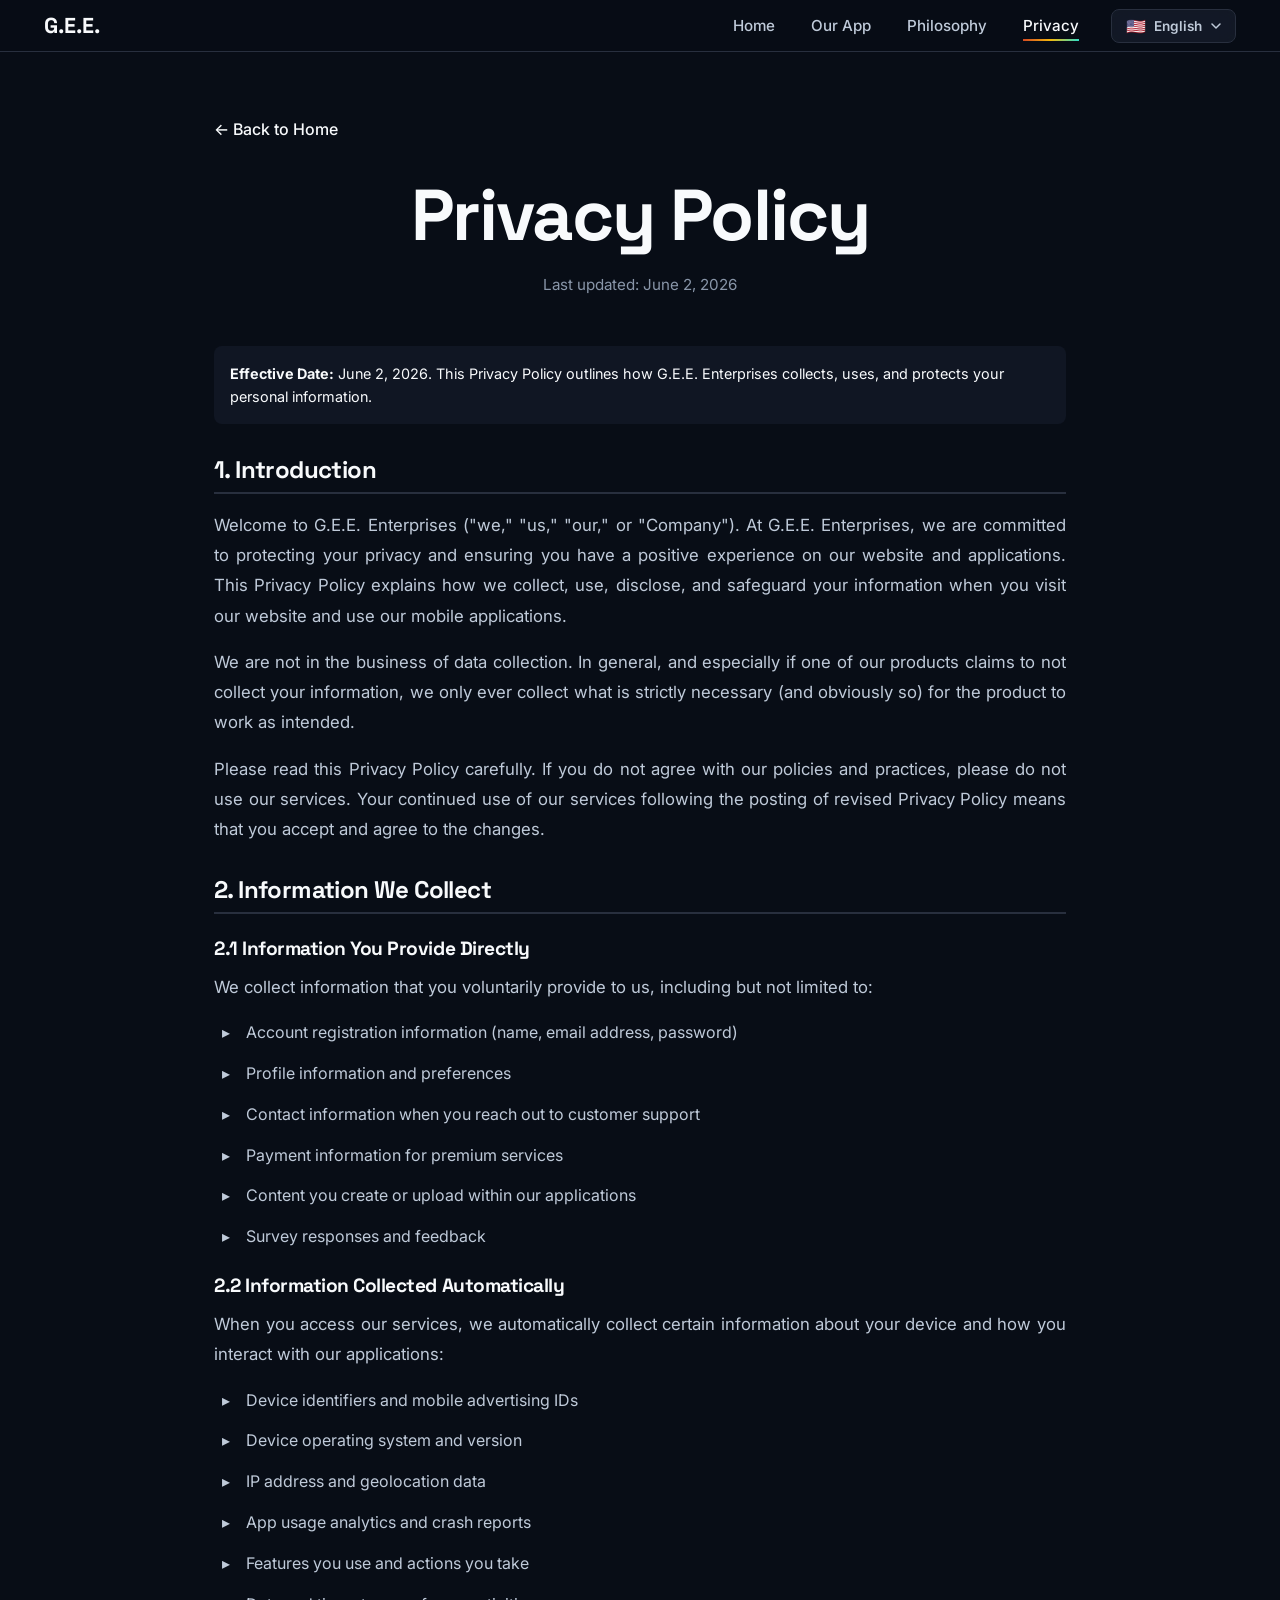
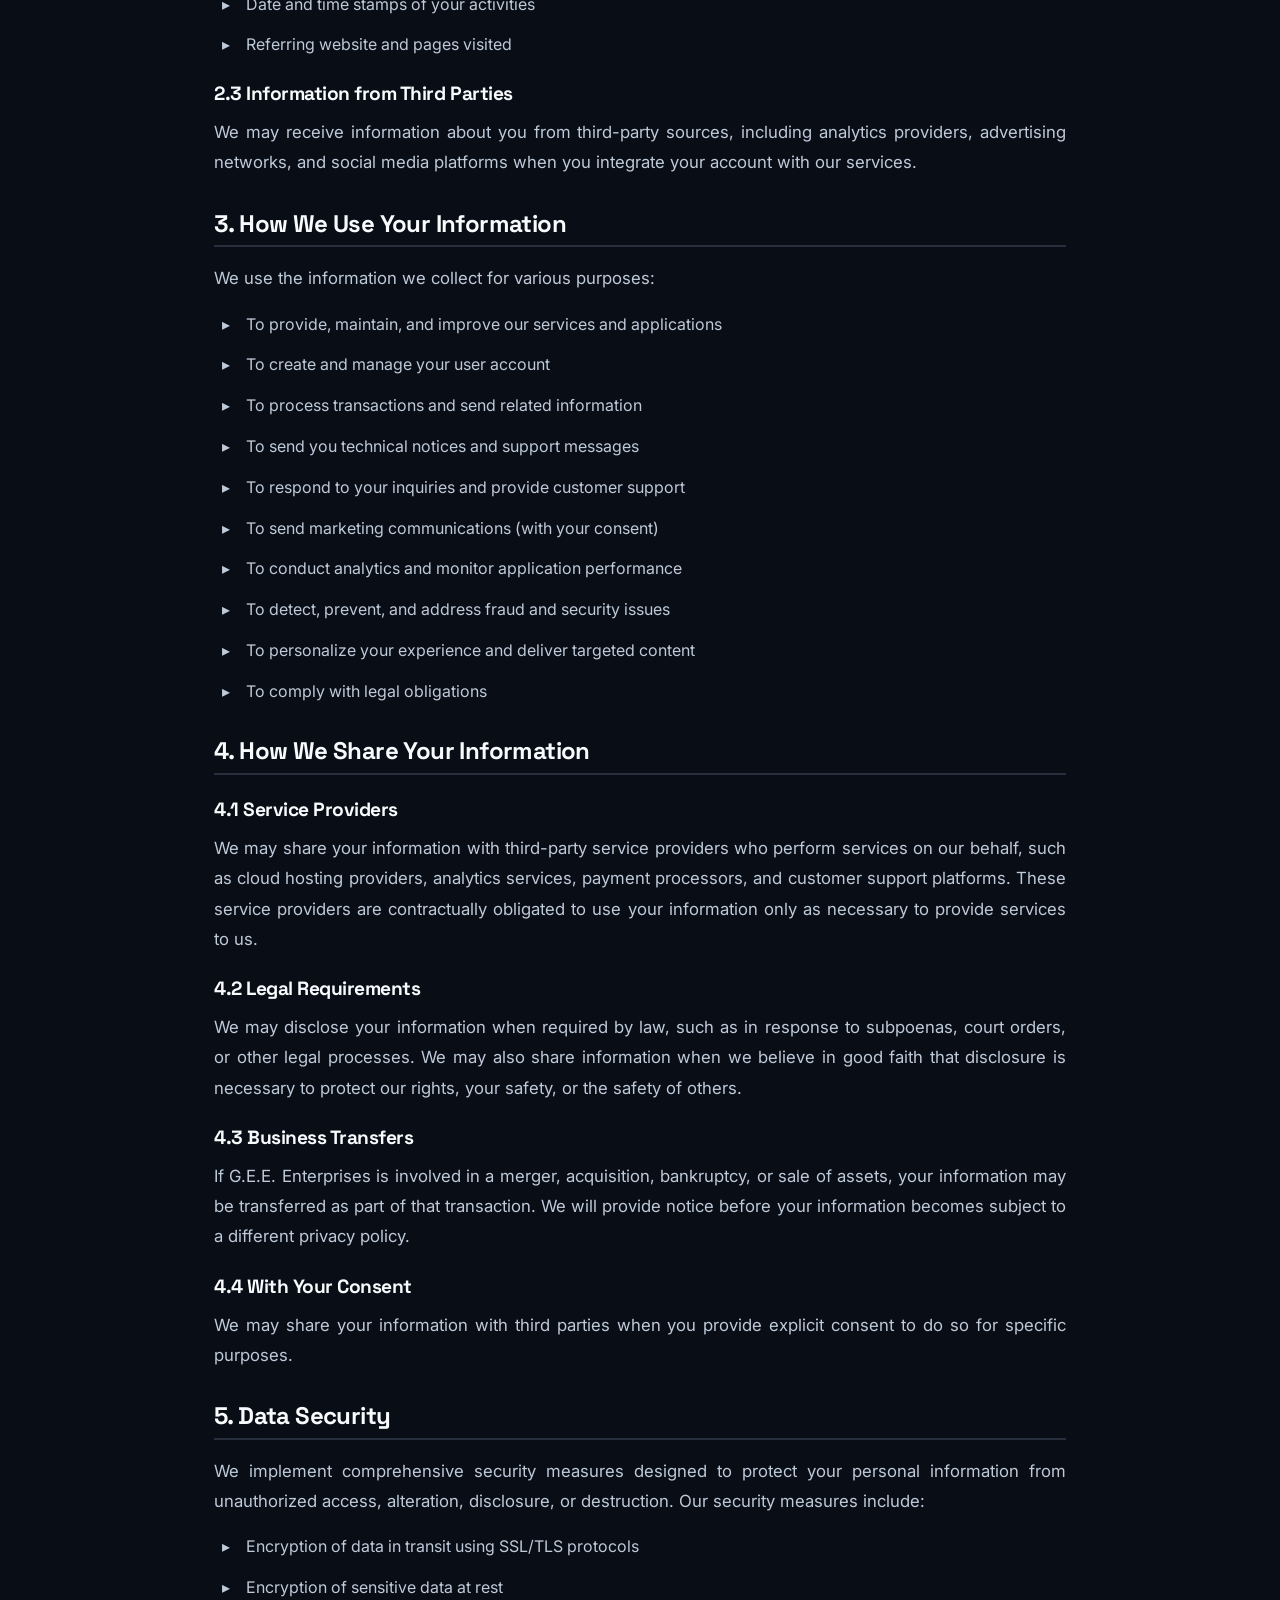
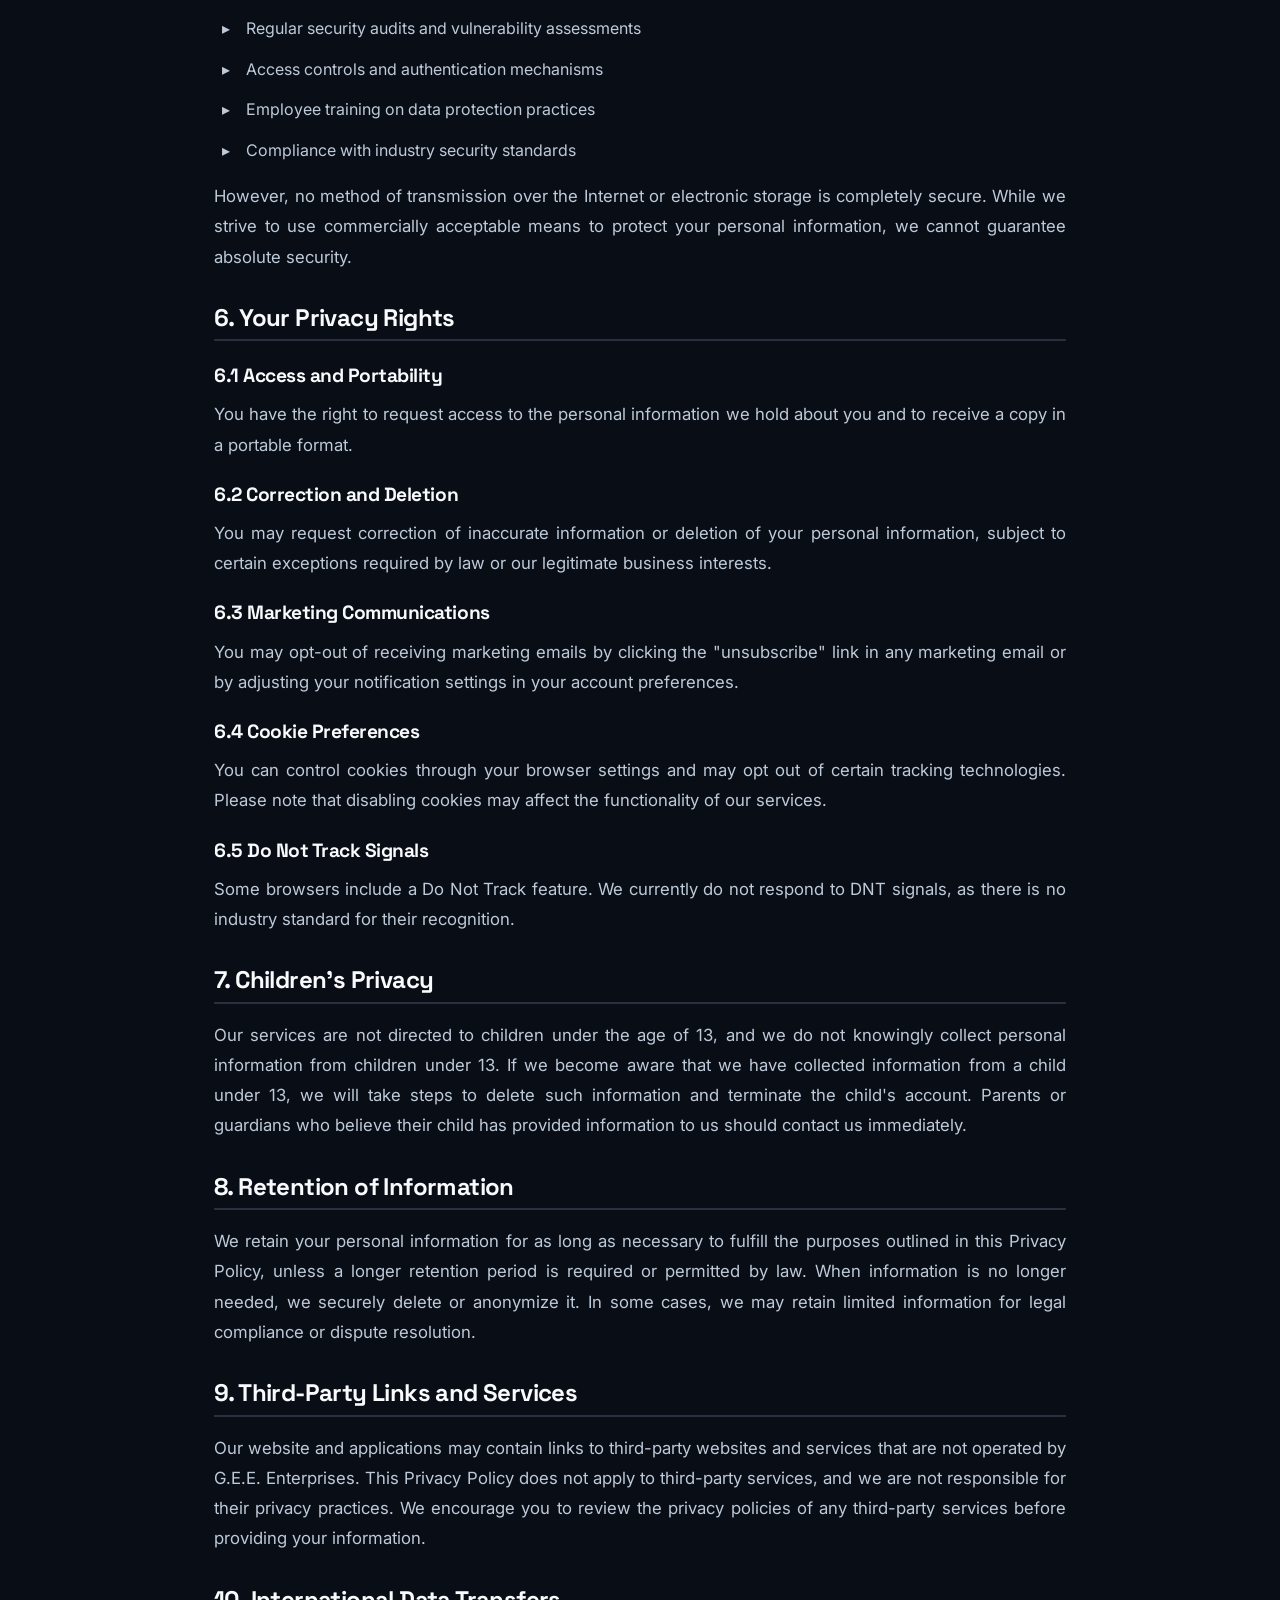
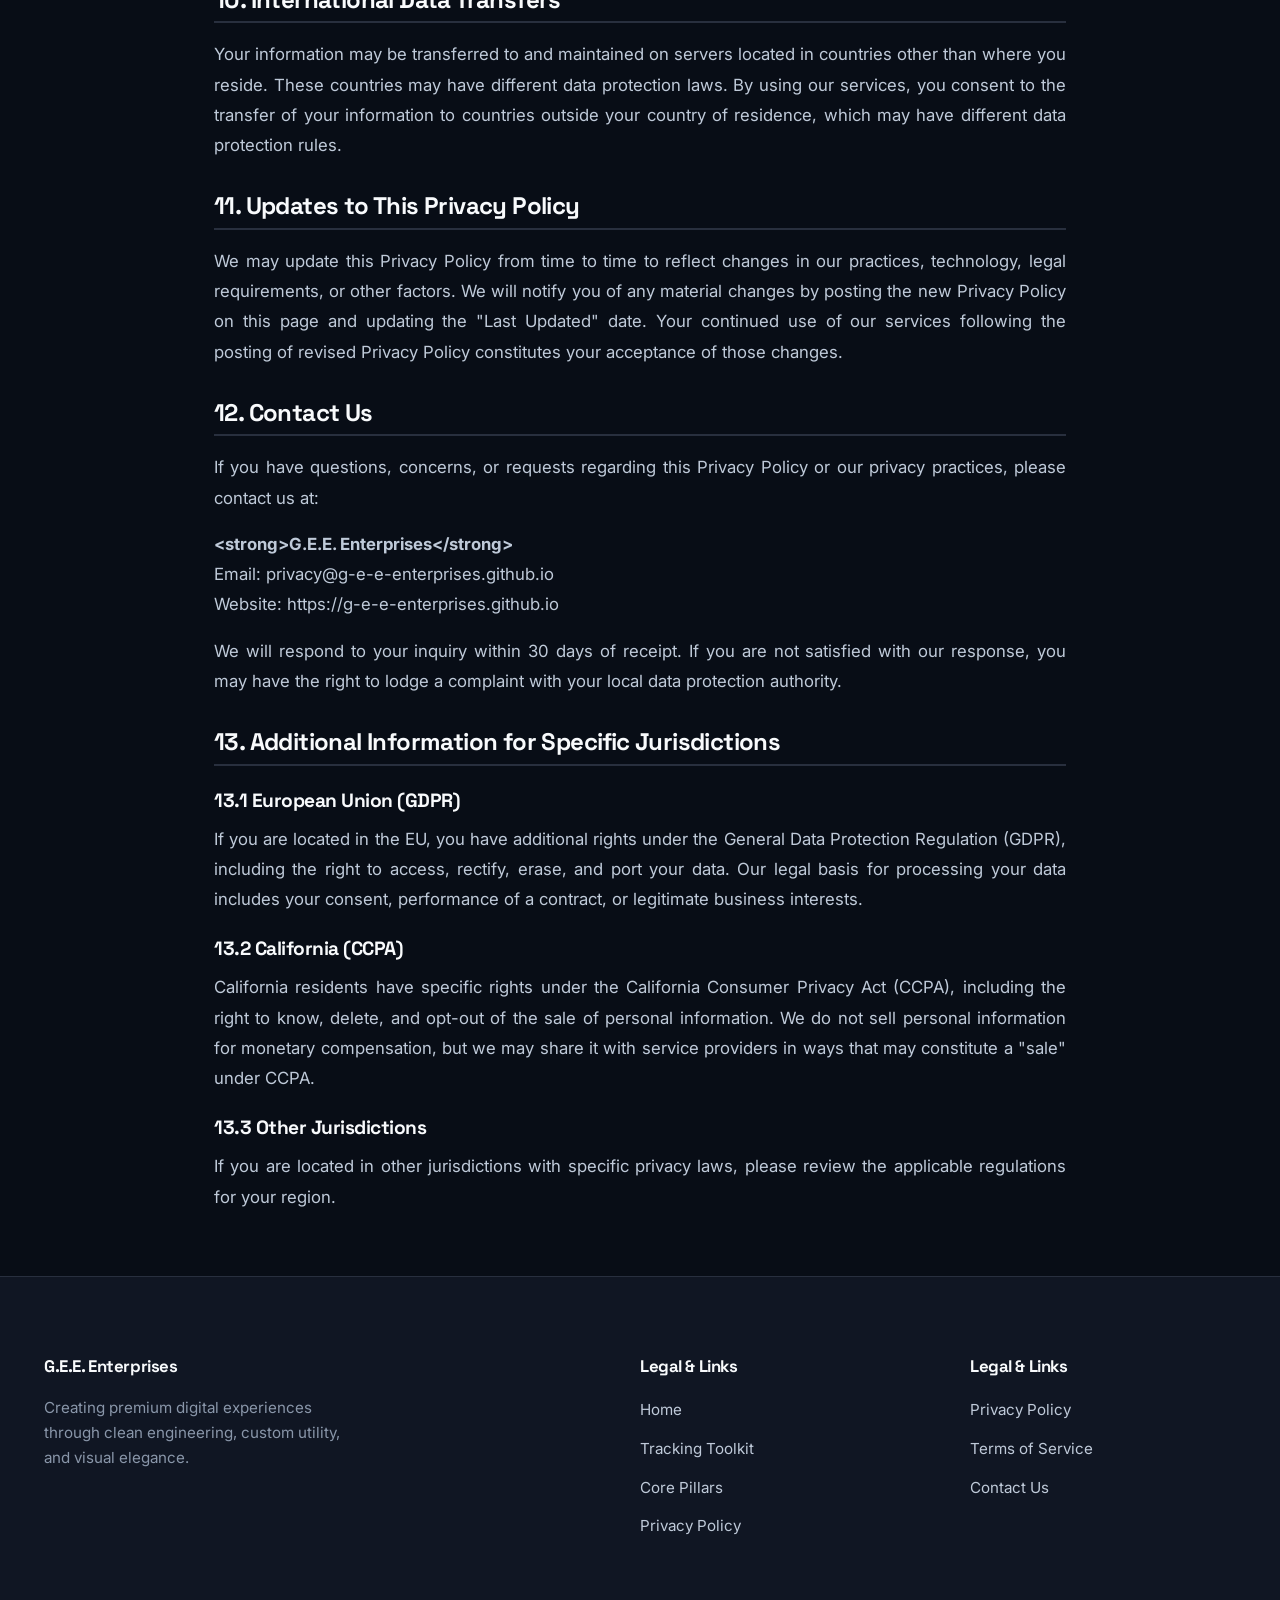
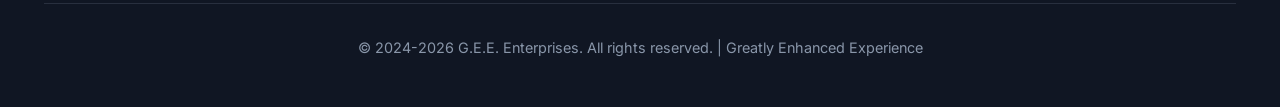
<file: privacy-policy.html>
<!DOCTYPE html>
<html lang="en">
<head>
    <meta charset="UTF-8">
    <meta name="viewport" content="width=device-width, initial-scale=1.0">
    <meta name="description" content="Privacy Policy for G.E.E. Enterprises applications and services.">
    <meta name="theme-color" content="#0f1419">
    
    <title data-i18n="privacy_title">Privacy Policy | G.E.E. Enterprises</title>
    <link rel="stylesheet" href="styles.css">
    <script src="translations.js" defer></script>
    <script src="i18n.js" defer></script>
    <link rel="preconnect" href="https://fonts.googleapis.com">
    <link rel="preconnect" href="https://fonts.gstatic.com" crossorigin>
    <link href="https://fonts.googleapis.com/css2?family=Inter:wght@300;400;500;600;700&family=Space+Grotesk:wght@600;700&display=swap" rel="stylesheet">
    <style>
        .privacy-container {
            max-width: 900px;
            margin: 4rem auto;
            padding: 0 var(--spacing-unit);
        }

        .privacy-header {
            text-align: center;
            margin-bottom: 3rem;
        }

        .privacy-header h1 {
            margin-bottom: 1rem;
        }

        .privacy-header p {
            font-size: 0.95rem;
            color: var(--text-tertiary);
        }

        .privacy-content {
            line-height: 1.8;
        }

        .privacy-section {
            margin-bottom: 2rem;
        }

        .privacy-section h2 {
            font-size: 1.5rem;
            margin-top: 2rem;
            margin-bottom: 1rem;
            padding-bottom: 0.5rem;
            border-bottom: 2px solid var(--border-color);
        }

        .privacy-section h3 {
            font-size: 1.2rem;
            margin-top: 1.5rem;
            margin-bottom: 0.75rem;
            color: var(--accent-primary);
        }

        .privacy-section p {
            margin-bottom: 1rem;
            text-align: justify;
        }

        .privacy-section ul {
            list-style: none;
            margin: 1rem 0 1rem 2rem;
        }

        .privacy-section ul li {
            margin-bottom: 0.75rem;
            color: var(--text-secondary);
            position: relative;
        }

        .privacy-section ul li::before {
            content: '▸';
            position: absolute;
            left: -1.5rem;
            color: var(--accent-primary);
        }

        .last-updated {
            background-color: var(--bg-secondary);
            border-left: 4px solid var(--accent-primary);
            padding: 1rem;
            border-radius: 0.5rem;
            margin-bottom: 2rem;
            font-size: 0.9rem;
        }

        .back-link {
            display: inline-flex;
            align-items: center;
            gap: 0.5rem;
            margin-bottom: 2rem;
            color: var(--accent-primary);
            font-weight: 500;
            transition: var(--transition);
        }

        .back-link:hover {
            transform: translateX(-4px);
        }

        @media (max-width: 768px) {
            .privacy-container {
                margin: 2rem auto;
            }

            .privacy-section h2 {
                font-size: 1.3rem;
            }

            .privacy-section h3 {
                font-size: 1.1rem;
            }
        }
    </style>
</head>
<body>
    <!-- Navigation -->
    <nav class="navbar">
        <div class="container">
            <div class="navbar-content">
                <div class="logo">
                    <span class="logo-text">G.E.E.</span>
                </div>
                <div class="nav-right">
                    <ul class="nav-links">
                        <li><a href="index.html#home" class="nav-link" data-i18n="nav.home">Home</a></li>
                        <li><a href="index.html#app" class="nav-link" data-i18n="nav.app">App</a></li>
                        <li><a href="index.html#philosophy" class="nav-link" data-i18n="nav.philosophy">Philosophy</a></li>
                        <li><a href="#" class="nav-link active" data-i18n="nav.privacy">Privacy</a></li>
                    </ul>
                    <div class="lang-selector">
                        <button class="lang-btn" id="lang-btn" aria-haspopup="true" aria-expanded="false" aria-label="Select Language">
                            <span class="lang-flag" id="current-lang-flag">🇺🇸</span>
                            <span class="lang-text" id="current-lang-text">English</span>
                            <svg class="lang-arrow" width="10" height="6" viewBox="0 0 10 6" fill="none" xmlns="http://www.w3.org/2000/svg">
                                <path d="M1 1L5 5L9 1" stroke="currentColor" stroke-width="1.5" stroke-linecap="round" stroke-linejoin="round"/>
                            </svg>
                        </button>
                        <div class="lang-dropdown" id="lang-dropdown" role="menu">
                            <button class="lang-option" data-lang="en" role="menuitem">🇺🇸 English</button>
                            <button class="lang-option" data-lang="es" role="menuitem">🇪🇸 Español</button>
                            <button class="lang-option" data-lang="de" role="menuitem">🇩🇪 Deutsch</button>
                            <button class="lang-option" data-lang="fr" role="menuitem">🇫🇷 Français</button>
                        </div>
                    </div>
                </div>
            </div>
        </div>
    </nav>

    <!-- Privacy Policy Content -->
    <main class="privacy-container">
        <a href="index.html" class="back-link" data-i18n="privacy.back_link">← Back to Home</a>

        <div class="privacy-header">
            <h1 data-i18n="privacy.title">Privacy Policy</h1>
            <p data-i18n="privacy.last_updated">Last updated: June 2, 2026</p>
        </div>

        <div class="last-updated">
            <strong data-i18n="privacy.effective_date_label">Effective Date:</strong> <span data-i18n="privacy.effective_date_desc">June 2, 2026. This Privacy Policy outlines how G.E.E. Enterprises collects, uses, and protects your personal information.</span>
        </div>

        <div class="privacy-content">
            <div class="privacy-section">
                <h2 data-i18n="privacy.sec1_title">1. Introduction</h2>
                <p data-i18n="privacy.sec1_p1">
                    Welcome to G.E.E. Enterprises ("we," "us," "our," or "Company"). At G.E.E. Enterprises, we are committed to protecting your privacy and ensuring you have a positive experience on our website and applications. This Privacy Policy explains how we collect, use, disclose, and safeguard your information when you visit our website and use our mobile applications.
                </p>
                <p data-i18n="privacy.sec1_p1_extra">
                    We are not in the business of data collection. In general, and especially if one of our products claims to not collect your information, we only ever collect what is strictly necessary (and obviously so) for the product to work as intended.
                </p>
                <p data-i18n="privacy.sec1_p2">
                    Please read this Privacy Policy carefully. If you do not agree with our policies and practices, please do not use our services. Your continued use of our services following the posting of revised Privacy Policy means that you accept and agree to the changes.
                </p>
            </div>

            <div class="privacy-section">
                <h2 data-i18n="privacy.sec2_title">2. Information We Collect</h2>
                
                <h3 data-i18n="privacy.sec2_1_title">2.1 Information You Provide Directly</h3>
                <p data-i18n="privacy.sec2_1_desc">We collect information that you voluntarily provide to us, including but not limited to:</p>
                <ul>
                    <li data-i18n="privacy.sec2_1_li1">Account registration information (name, email address, password)</li>
                    <li data-i18n="privacy.sec2_1_li2">Profile information and preferences</li>
                    <li data-i18n="privacy.sec2_1_li3">Contact information when you reach out to customer support</li>
                    <li data-i18n="privacy.sec2_1_li4">Payment information for premium services</li>
                    <li data-i18n="privacy.sec2_1_li5">Content you create or upload within our applications</li>
                    <li data-i18n="privacy.sec2_1_li6">Survey responses and feedback</li>
                </ul>

                <h3 data-i18n="privacy.sec2_2_title">2.2 Information Collected Automatically</h3>
                <p data-i18n="privacy.sec2_2_desc">When you access our services, we automatically collect certain information about your device and how you interact with our applications:</p>
                <ul>
                    <li data-i18n="privacy.sec2_2_li1">Device identifiers and mobile advertising IDs</li>
                    <li data-i18n="privacy.sec2_2_li2">Device operating system and version</li>
                    <li data-i18n="privacy.sec2_2_li3">IP address and geolocation data</li>
                    <li data-i18n="privacy.sec2_2_li4">App usage analytics and crash reports</li>
                    <li data-i18n="privacy.sec2_2_li5">Features you use and actions you take</li>
                    <li data-i18n="privacy.sec2_2_li6">Date and time stamps of your activities</li>
                    <li data-i18n="privacy.sec2_2_li7">Referring website and pages visited</li>
                </ul>

                <h3 data-i18n="privacy.sec2_3_title">2.3 Information from Third Parties</h3>
                <p data-i18n="privacy.sec2_3_desc">
                    We may receive information about you from third-party sources, including analytics providers, advertising networks, and social media platforms when you integrate your account with our services.
                </p>
            </div>

            <div class="privacy-section">
                <h2 data-i18n="privacy.sec3_title">3. How We Use Your Information</h2>
                <p data-i18n="privacy.sec3_desc">We use the information we collect for various purposes:</p>
                <ul>
                    <li data-i18n="privacy.sec3_li1">To provide, maintain, and improve our services and applications</li>
                    <li data-i18n="privacy.sec3_li2">To create and manage your user account</li>
                    <li data-i18n="privacy.sec3_li3">To process transactions and send related information</li>
                    <li data-i18n="privacy.sec3_li4">To send you technical notices and support messages</li>
                    <li data-i18n="privacy.sec3_li5">To respond to your inquiries and provide customer support</li>
                    <li data-i18n="privacy.sec3_li6">To send marketing communications (with your consent)</li>
                    <li data-i18n="privacy.sec3_li7">To conduct analytics and monitor application performance</li>
                    <li data-i18n="privacy.sec3_li8">To detect, prevent, and address fraud and security issues</li>
                    <li data-i18n="privacy.sec3_li9">To personalize your experience and deliver targeted content</li>
                    <li data-i18n="privacy.sec3_li10">To comply with legal obligations</li>
                </ul>
            </div>

            <div class="privacy-section">
                <h2 data-i18n="privacy.sec4_title">4. How We Share Your Information</h2>
                
                <h3 data-i18n="privacy.sec4_1_title">4.1 Service Providers</h3>
                <p data-i18n="privacy.sec4_1_desc">
                    We may share your information with third-party service providers who perform services on our behalf, such as cloud hosting providers, analytics services, payment processors, and customer support platforms. These service providers are contractually obligated to use your information only as necessary to provide services to us.
                </p>

                <h3 data-i18n="privacy.sec4_2_title">4.2 Legal Requirements</h3>
                <p data-i18n="privacy.sec4_2_desc">
                    We may disclose your information when required by law, such as in response to subpoenas, court orders, or other legal processes. We may also share information when we believe in good faith that disclosure is necessary to protect our rights, your safety, or the safety of others.
                </p>

                <h3 data-i18n="privacy.sec4_3_title">4.3 Business Transfers</h3>
                <p data-i18n="privacy.sec4_3_desc">
                    If G.E.E. Enterprises is involved in a merger, acquisition, bankruptcy, or sale of assets, your information may be transferred as part of that transaction. We will provide notice before your information becomes subject to a different privacy policy.
                </p>

                <h3 data-i18n="privacy.sec4_4_title">4.4 With Your Consent</h3>
                <p data-i18n="privacy.sec4_4_desc">
                    We may share your information with third parties when you provide explicit consent to do so for specific purposes.
                </p>
            </div>

            <div class="privacy-section">
                <h2 data-i18n="privacy.sec5_title">5. Data Security</h2>
                <p data-i18n="privacy.sec5_desc1">
                    We implement comprehensive security measures designed to protect your personal information from unauthorized access, alteration, disclosure, or destruction. Our security measures include:
                </p>
                <ul>
                    <li data-i18n="privacy.sec5_li1">Encryption of data in transit using SSL/TLS protocols</li>
                    <li data-i18n="privacy.sec5_li2">Encryption of sensitive data at rest</li>
                    <li data-i18n="privacy.sec5_li3">Regular security audits and vulnerability assessments</li>
                    <li data-i18n="privacy.sec5_li4">Access controls and authentication mechanisms</li>
                    <li data-i18n="privacy.sec5_li5">Employee training on data protection practices</li>
                    <li data-i18n="privacy.sec5_li6">Compliance with industry security standards</li>
                </ul>
                <p data-i18n="privacy.sec5_desc2">
                    However, no method of transmission over the Internet or electronic storage is completely secure. While we strive to use commercially acceptable means to protect your personal information, we cannot guarantee absolute security.
                </p>
            </div>

            <div class="privacy-section">
                <h2 data-i18n="privacy.sec6_title">6. Your Privacy Rights</h2>
                
                <h3 data-i18n="privacy.sec6_1_title">6.1 Access and Portability</h3>
                <p data-i18n="privacy.sec6_1_desc">
                    You have the right to request access to the personal information we hold about you and to receive a copy in a portable format.
                </p>

                <h3 data-i18n="privacy.sec6_2_title">6.2 Correction and Deletion</h3>
                <p data-i18n="privacy.sec6_2_desc">
                    You may request correction of inaccurate information or deletion of your personal information, subject to certain exceptions required by law or our legitimate business interests.
                </p>

                <h3 data-i18n="privacy.sec6_3_title">6.3 Marketing Communications</h3>
                <p data-i18n="privacy.sec6_3_desc">
                    You may opt-out of receiving marketing emails by clicking the "unsubscribe" link in any marketing email or by adjusting your notification settings in your account preferences.
                </p>

                <h3 data-i18n="privacy.sec6_4_title">6.4 Cookie Preferences</h3>
                <p data-i18n="privacy.sec6_4_desc">
                    You can control cookies through your browser settings and may opt out of certain tracking technologies. Please note that disabling cookies may affect the functionality of our services.
                </p>

                <h3 data-i18n="privacy.sec6_5_title">6.5 Do Not Track Signals</h3>
                <p data-i18n="privacy.sec6_5_desc">
                    Some browsers include a Do Not Track feature. We currently do not respond to DNT signals, as there is no industry standard for their recognition.
                </p>
            </div>

            <div class="privacy-section">
                <h2 data-i18n="privacy.sec7_title">7. Children's Privacy</h2>
                <p data-i18n="privacy.sec7_desc">
                    Our services are not directed to children under the age of 13, and we do not knowingly collect personal information from children under 13. If we become aware that we have collected information from a child under 13, we will take steps to delete such information and terminate the child's account. Parents or guardians who believe their child has provided information to us should contact us immediately.
                </p>
            </div>

            <div class="privacy-section">
                <h2 data-i18n="privacy.sec8_title">8. Retention of Information</h2>
                <p data-i18n="privacy.sec8_desc">
                    We retain your personal information for as long as necessary to fulfill the purposes outlined in this Privacy Policy, unless a longer retention period is required or permitted by law. When information is no longer needed, we securely delete or anonymize it. In some cases, we may retain limited information for legal compliance or dispute resolution.
                </p>
            </div>

            <div class="privacy-section">
                <h2 data-i18n="privacy.sec9_title">9. Third-Party Links and Services</h2>
                <p data-i18n="privacy.sec9_desc">
                    Our website and applications may contain links to third-party websites and services that are not operated by G.E.E. Enterprises. This Privacy Policy does not apply to third-party services, and we are not responsible for their privacy practices. We encourage you to review the privacy policies of any third-party services before providing your information.
                </p>
            </div>

            <div class="privacy-section">
                <h2 data-i18n="privacy.sec10_title">10. International Data Transfers</h2>
                <p data-i18n="privacy.sec10_desc">
                    Your information may be transferred to and maintained on servers located in countries other than where you reside. These countries may have different data protection laws. By using our services, you consent to the transfer of your information to countries outside your country of residence, which may have different data protection rules.
                </p>
            </div>

            <div class="privacy-section">
                <h2 data-i18n="privacy.sec11_title">11. Updates to This Privacy Policy</h2>
                <p data-i18n="privacy.sec11_desc">
                    We may update this Privacy Policy from time to time to reflect changes in our practices, technology, legal requirements, or other factors. We will notify you of any material changes by posting the new Privacy Policy on this page and updating the "Last Updated" date. Your continued use of our services following the posting of revised Privacy Policy constitutes your acceptance of those changes.
                </p>
            </div>

            <div class="privacy-section">
                <h2 data-i18n="privacy.sec12_title">12. Contact Us</h2>
                <p data-i18n="privacy.sec12_desc">
                    If you have questions, concerns, or requests regarding this Privacy Policy or our privacy practices, please contact us at:
                </p>
                <p>
                    <strong data-i18n="privacy.sec12_li1">G.E.E. Enterprises</strong><br>
                    <span data-i18n="privacy.sec12_li2">Email: privacy@g-e-e-enterprises.github.io</span><br>
                    <span data-i18n="privacy.sec12_li3">Website: https://g-e-e-enterprises.github.io</span><br>
                </p>
                <p data-i18n="privacy.sec12_footer">
                    We will respond to your inquiry within 30 days of receipt. If you are not satisfied with our response, you may have the right to lodge a complaint with your local data protection authority.
                </p>
            </div>

            <div class="privacy-section">
                <h2 data-i18n="privacy.sec13_title">13. Additional Information for Specific Jurisdictions</h2>
                
                <h3 data-i18n="privacy.sec13_1_title">13.1 European Union (GDPR)</h3>
                <p data-i18n="privacy.sec13_1_desc">
                    If you are located in the EU, you have additional rights under the General Data Protection Regulation (GDPR), including the right to access, rectify, erase, and port your data. Our legal basis for processing your data includes your consent, performance of a contract, or legitimate business interests.
                </p>

                <h3 data-i18n="privacy.sec13_2_title">13.2 California (CCPA)</h3>
                <p data-i18n="privacy.sec13_2_desc">
                    California residents have specific rights under the California Consumer Privacy Act (CCPA), including the right to know, delete, and opt-out of the sale of personal information. We do not sell personal information for monetary compensation, but we may share it with service providers in ways that may constitute a "sale" under CCPA.
                </p>

                <h3 data-i18n="privacy.sec13_3_title">13.3 Other Jurisdictions</h3>
                <p data-i18n="privacy.sec13_3_desc">
                    If you are located in other jurisdictions with specific privacy laws, please review the applicable regulations for your region.
                </p>
            </div>
        </div>
    </main>

    <!-- Footer -->
    <footer class="footer">
        <div class="container">
            <div class="footer-content">
                <div class="footer-section">
                    <h4 data-i18n="footer.about_title">G.E.E. Enterprises</h4>
                    <p data-i18n="footer.about_text">Creating exceptional digital experiences through innovative technology.</p>
                </div>
                <div class="footer-section">
                    <h4 data-i18n="footer.legal_title">Quick Links</h4>
                    <ul>
                        <li><a href="index.html#home" data-i18n="footer.link_home">Home</a></li>
                        <li><a href="index.html#app" data-i18n="footer.link_tt">App</a></li>
                        <li><a href="index.html#features" data-i18n="footer.link_pillars">Features</a></li>
                        <li><a href="#" data-i18n="footer.link_privacy">Privacy Policy</a></li>
                    </ul>
                </div>
                <div class="footer-section">
                    <h4 data-i18n="footer.legal_title">Legal</h4>
                    <ul>
                        <li><a href="#" data-i18n="footer.link_privacy">Privacy Policy</a></li>
                        <li><a href="#">Terms of Service</a></li>
                        <li><a href="#" data-i18n="footer.link_contact">Contact Us</a></li>
                    </ul>
                </div>
            </div>
            <div class="footer-bottom">
                <p data-i18n="footer.copyright">&copy; 2024-2026 G.E.E. Enterprises. All rights reserved. | Greatly Enhanced Experience</p>
            </div>
        </div>
    </footer>
</body>
</html>
</file>
<file: styles.css>
/* ============================================
   G.E.E. Enterprises - Premium Design System
   Dark Theme with Rusty Red, Gold & Turquoise Highlights
   ============================================ */

:root {
    /* Color Tokens (HSL) */
    --bg-primary: hsl(222, 45%, 6%);
    --bg-secondary: hsl(222, 38%, 10%);
    --bg-tertiary: hsl(222, 30%, 15%);
    
    --text-primary: hsl(210, 40%, 98%);
    --text-secondary: hsl(215, 25%, 80%);
    --text-tertiary: hsl(215, 16%, 60%);
    
    /* Harmonious Non-Purple Palette */
    --accent-red: hsl(12, 72%, 48%);       /* Rusty red */
    --accent-gold: hsl(45, 90%, 50%);      /* Semi-bright gold */
    --accent-turquoise: hsl(174, 75%, 52%); /* Light turquoise */
    --accent-green-dark: hsl(145, 55%, 22%); /* Allowed dark green */
    --accent-danger: hsl(358, 75%, 59%);
    
    --border-color: hsl(222, 22%, 20%);
    --border-glow: hsla(12, 72%, 48%, 0.15);
    
    /* Gradients */
    --gradient-primary: linear-gradient(135deg, var(--accent-red) 0%, var(--accent-gold) 50%, var(--accent-turquoise) 100%);
    --gradient-accent: linear-gradient(135deg, var(--accent-gold) 0%, var(--accent-turquoise) 100%);
    
    /* Typography */
    --font-primary: 'Inter', sans-serif;
    --font-display: 'Space Grotesk', sans-serif;
    
    /* Spacing & Transitions */
    --spacing-unit: 1.5rem;
    --transition: all 0.35s cubic-bezier(0.25, 0.8, 0.25, 1);
    
    /* Scroll margin offset */
    scroll-padding-top: 130px;
}

/* ============================================
   Reset & Base Styles
   ============================================ */
* {
    margin: 0;
    padding: 0;
    box-sizing: border-box;
}

html {
    scroll-behavior: smooth;
}

body {
    font-family: var(--font-primary);
    background-color: var(--bg-primary);
    color: var(--text-primary);
    line-height: 1.625;
    font-size: 16px;
    font-weight: 400;
    overflow-x: hidden;
}

/* Scrollbar Styling */
::-webkit-scrollbar {
    width: 10px;
}
::-webkit-scrollbar-track {
    background: var(--bg-primary);
}
::-webkit-scrollbar-thumb {
    background: var(--bg-tertiary);
    border-radius: 5px;
    border: 2px solid var(--bg-primary);
}
::-webkit-scrollbar-thumb:hover {
    background: var(--accent-red);
}

/* Focus Outline System */
:focus-visible {
    outline: 2px solid var(--accent-turquoise);
    outline-offset: 4px;
}

/* ============================================
   Typography & Elements
   ============================================ */
h1, h2, h3, h4, h5, h6 {
    font-family: var(--font-display);
    font-weight: 700;
    line-height: 1.15;
    letter-spacing: -0.025em;
}

h1 {
    font-size: clamp(2.25rem, 6vw, 4.5rem);
    text-wrap: balance;
}

h2 {
    font-size: clamp(1.85rem, 4.5vw, 3.25rem);
    text-wrap: balance;
}

h3 {
    font-size: clamp(1.35rem, 3vw, 2rem);
}

p {
    color: var(--text-secondary);
    font-size: 1.05rem;
    font-weight: 400;
}

a {
    color: var(--accent-turquoise);
    text-decoration: none;
    transition: var(--transition);
}

a:hover {
    color: var(--text-primary);
}

/* Custom Gradients and Badge utilities */
.gradient-text {
    background: var(--gradient-primary);
    -webkit-background-clip: text;
    -webkit-text-fill-color: transparent;
    background-clip: text;
}

/* 3-Word Title Palette Scheme */
.title-3-words {
    white-space: nowrap;
    display: inline-block;
    perspective: 1000px;
    transform-style: preserve-3d;
}

.word-1-red, .word-2-gold, .word-3-turquoise {
    display: inline-block;
    -webkit-background-clip: text;
    -webkit-text-fill-color: transparent;
    background-clip: text;
    
    /* 3D projection, beveled outline & drop shadows for wide version */
    transform: rotateX(3deg) translateZ(10px);
    transform-origin: center;
    -webkit-text-stroke: 1px hsla(0, 0%, 100%, 0.12);
    filter: drop-shadow(0 1px 0px hsla(222, 20%, 4%, 0.9))
            drop-shadow(0 2px 0px hsla(222, 20%, 4%, 0.8))
            drop-shadow(0 3px 1px rgba(0, 0, 0, 0.7))
            drop-shadow(0 8px 12px rgba(0, 0, 0, 0.5));
    transition: transform 0.4s cubic-bezier(0.25, 0.8, 0.25, 1), 
                filter 0.4s ease;
}

.word-1-red:hover, .word-2-gold:hover, .word-3-turquoise:hover {
    transform: rotateX(1deg) translateZ(18px) scale(1.03);
    filter: drop-shadow(0 1px 0px hsla(222, 20%, 4%, 0.95))
            drop-shadow(0 3px 0px hsla(222, 20%, 4%, 0.85))
            drop-shadow(0 5px 2px rgba(0, 0, 0, 0.65))
            drop-shadow(0 10px 16px rgba(0, 0, 0, 0.45));
}

.word-1-red {
    background-image: linear-gradient(to right, var(--accent-red) 0%, var(--accent-red) 80%, var(--accent-gold) 100%);
}

.word-2-gold {
    /* Gold is brighter in the center, deeper on the edges, no red/turquoise side accents */
    background-image: linear-gradient(to right, hsl(45, 90%, 48%) 0%, hsl(48, 100%, 65%) 50%, hsl(45, 90%, 48%) 100%);
}

.word-3-turquoise {
    background-image: linear-gradient(to right, var(--accent-gold) 0%, var(--accent-turquoise) 20%, var(--accent-turquoise) 100%);
}

.badge-container {
    margin-bottom: 1.25rem;
}

.hero-badge {
    background: hsla(12, 72%, 48%, 0.1);
    color: hsl(12, 72%, 80%);
    border: 1px solid hsla(12, 72%, 48%, 0.2);
    padding: 0.35rem 1rem;
    border-radius: 9999px;
    font-size: 0.85rem;
    font-weight: 600;
    letter-spacing: 0.05em;
    text-transform: uppercase;
}

.section-badge {
    background: hsla(174, 75%, 52%, 0.15);
    color: var(--accent-turquoise);
    border: 1px solid hsla(174, 75%, 52%, 0.25);
    padding: 0.3rem 0.9rem;
    border-radius: 9999px;
    font-size: 0.8rem;
    font-weight: 600;
    letter-spacing: 0.05em;
    text-transform: uppercase;
    display: inline-block;
    margin-bottom: 1rem;
}

.container {
    max-width: 1240px;
    margin: 0 auto;
    padding: 0 var(--spacing-unit);
    width: 100%;
}

/* ============================================
   Navigation Bar (Glassmorphic)
   ============================================ */
.navbar {
    position: sticky;
    top: 0;
    z-index: 1000;
    background-color: hsla(222, 45%, 6%, 0.7);
    backdrop-filter: blur(20px);
    -webkit-backdrop-filter: blur(20px);
    border-bottom: 1px solid var(--border-color);
    transition: var(--transition);
}

.navbar-content {
    display: flex;
    justify-content: space-between;
    align-items: center;
    padding: 0.5rem 0; /* Reduced padding to fit the larger logo comfortably */
}

.logo {
    display: flex;
    align-items: center;
    gap: 0.75rem;
}

/* 2.5x Bigger Logo with Organic Tilt Animation */
.logo-image {
    height: 137px; /* 114px * 1.2 = 136.8px (20% bigger) */
    width: auto;
    filter: drop-shadow(0 4px 12px hsla(12, 72%, 48%, 0.3));
    transition: filter 0.35s ease;
    transform-origin: center;
    animation: logo-organic-tilt 7s ease-in-out infinite;
}

.logo-image:hover {
    filter: drop-shadow(0 6px 20px hsla(174, 75%, 52%, 0.45));
}

@keyframes logo-organic-tilt {
    0%, 100% {
        transform: rotate(-2.5deg);
    }
    50% {
        transform: rotate(2.5deg);
    }
}

.logo-text {
    font-family: var(--font-display);
    font-size: 1.35rem;
    font-weight: 700;
    color: var(--text-primary);
}

.logo-subtitle {
    font-weight: 300;
    color: var(--text-tertiary);
    font-size: 0.95rem;
}

.nav-links {
    display: flex;
    align-items: center;
    gap: 2.25rem;
    list-style: none;
}

.nav-link {
    color: var(--text-secondary);
    font-size: 0.95rem;
    font-weight: 500;
    position: relative;
    padding: 0.25rem 0;
    transition: var(--transition);
}

.nav-link::after {
    content: '';
    position: absolute;
    bottom: -2px;
    left: 0;
    width: 0;
    height: 2px;
    background: var(--gradient-primary);
    transition: var(--transition);
}

.nav-link:hover,
.nav-link.active {
    color: var(--text-primary);
}

.nav-link:hover::after,
.nav-link.active::after {
    width: 100%;
}

.btn-nav {
    padding: 0.5rem 1.1rem !important;
    font-size: 0.85rem !important;
}

.nav-right {
    display: flex;
    align-items: center;
    gap: 2rem;
}

/* Language Selector Styles */
.lang-selector {
    position: relative;
    display: inline-block;
}

.lang-btn {
    display: flex;
    align-items: center;
    gap: 0.5rem;
    padding: 0.5rem 0.9rem;
    background-color: hsla(222, 30%, 15%, 0.6);
    border: 1px solid var(--border-color);
    border-radius: 0.5rem;
    color: var(--text-secondary);
    font-family: var(--font-primary);
    font-size: 0.85rem;
    font-weight: 600;
    cursor: pointer;
    backdrop-filter: blur(10px);
    -webkit-backdrop-filter: blur(10px);
    transition: var(--transition);
}

.lang-btn:hover,
.lang-btn:focus-visible {
    border-color: var(--accent-turquoise);
    color: var(--text-primary);
    box-shadow: 0 4px 15px hsla(174, 75%, 52%, 0.15);
    outline: none;
}

.lang-btn[aria-expanded="true"] {
    border-color: var(--accent-gold);
    color: var(--text-primary);
}

.lang-flag {
    font-size: 1rem;
    line-height: 1;
}

.lang-text {
    font-size: 0.85rem;
}

.lang-arrow {
    transition: transform 0.3s ease;
}

.lang-btn[aria-expanded="true"] .lang-arrow {
    transform: rotate(180deg);
}

.lang-dropdown {
    position: absolute;
    top: calc(100% + 0.6rem);
    right: 0;
    min-width: 140px;
    background-color: hsla(222, 38%, 10%, 0.95);
    backdrop-filter: blur(20px);
    -webkit-backdrop-filter: blur(20px);
    border: 1px solid var(--border-color);
    border-radius: 0.6rem;
    padding: 0.4rem;
    display: none;
    flex-direction: column;
    gap: 0.25rem;
    z-index: 1100;
    opacity: 0;
    transform: translateY(-10px);
    pointer-events: none;
    transition: opacity 0.25s cubic-bezier(0.25, 0.8, 0.25, 1),
                transform 0.25s cubic-bezier(0.25, 0.8, 0.25, 1);
    box-shadow: 0 10px 30px rgba(0, 0, 0, 0.5),
                0 0 0 1px hsla(0, 0%, 100%, 0.05);
}

.lang-dropdown.show {
    display: flex;
    opacity: 1;
    transform: translateY(0);
    pointer-events: auto;
}

.lang-option {
    display: flex;
    align-items: center;
    gap: 0.6rem;
    width: 100%;
    padding: 0.5rem 0.8rem;
    background: transparent;
    border: none;
    border-radius: 0.4rem;
    color: var(--text-secondary);
    font-family: var(--font-primary);
    font-size: 0.85rem;
    font-weight: 500;
    text-align: left;
    cursor: pointer;
    transition: background-color 0.2s ease, color 0.2s ease;
}

.lang-option:hover,
.lang-option:focus-visible {
    background-color: hsla(222, 30%, 15%, 0.8);
    color: var(--accent-turquoise);
    outline: none;
}

.lang-option.active {
    background-color: hsla(174, 75%, 52%, 0.15);
    color: var(--accent-turquoise);
    font-weight: 600;
}

/* ============================================
   Buttons Styling
   ============================================ */
.btn {
    display: inline-flex;
    align-items: center;
    justify-content: center;
    gap: 0.6rem;
    padding: 0.8rem 1.75rem;
    border: none;
    border-radius: 0.6rem;
    font-family: var(--font-primary);
    font-size: 0.95rem;
    font-weight: 600;
    cursor: pointer;
    transition: var(--transition);
}

.btn-primary {
    background: var(--gradient-primary);
    color: var(--bg-primary);
    box-shadow: 0 8px 30px hsla(12, 72%, 48%, 0.35);
}

.btn-primary:hover {
    box-shadow: 0 12px 35px hsla(12, 72%, 48%, 0.5);
    transform: translateY(-2px);
    color: var(--bg-primary);
}

.btn-secondary {
    background-color: hsla(222, 30%, 15%, 0.8);
    color: var(--text-primary);
    border: 2px solid var(--border-color);
}

.btn-secondary:hover {
    background-color: var(--bg-secondary);
    border-color: var(--accent-turquoise);
    color: var(--accent-turquoise);
    transform: translateY(-2.2px);
    box-shadow: 0 6px 20px hsla(174, 75%, 52%, 0.15);
}

.btn-full {
    width: 100%;
}

/* ============================================
   Hero Section
   ============================================ */
.hero {
    position: relative;
    min-height: calc(88vh - 110px);
    display: flex;
    align-items: center;
    justify-content: center;
    padding: 4rem 0;
    overflow: hidden;
}

.hero .container {
    position: relative;
    z-index: 10;
}

.hero-content {
    text-align: center;
    max-width: 820px;
    margin: 0 auto;
    animation: fadeInUp 0.9s cubic-bezier(0.16, 1, 0.3, 1);
}

.hero-title {
    margin-bottom: 1.75rem;
    line-height: 1.1;
}

.hero-subtitle {
    font-size: 1.25rem;
    color: var(--text-secondary);
    margin-bottom: 2.5rem;
    line-height: 1.7;
    text-wrap: pretty;
    
    background-color: hsla(222, 38%, 10%, 0.5);
    backdrop-filter: blur(3px);
    -webkit-backdrop-filter: blur(3px);
    border: 1px solid var(--border-color);
    border-radius: 0.75rem;
    padding: 1rem 1.5rem;
    display: inline-block;
}

.hero-cta {
    display: flex;
    gap: 1.25rem;
    justify-content: center;
    flex-wrap: wrap;
}

/* Page-wide Fixed Background & Grid */
.page-background {
    position: fixed;
    inset: 0;
    z-index: -2;
    pointer-events: none;
    overflow: hidden;
    animation: pageBgOpacityGlow 8s ease-in-out infinite;
}

.grid-overlay {
    position: absolute;
    inset: 0;
    background-image: linear-gradient(var(--border-color) 1px, transparent 1px),
                      linear-gradient(90deg, var(--border-color) 1px, transparent 1px);
    background-size: 60px 60px;
    opacity: 0.12;
}

.gradient-orb {
    position: fixed;
    left: 0;
    top: 0;
    border-radius: 50%;
    filter: blur(70px);
    opacity: 0.48;
    width: 30vw;
    height: 30vw;
    will-change: transform;
}

.gradient-orb-1 {
    background: var(--accent-red);
}

.gradient-orb-2 {
    background: var(--accent-turquoise);
}

.gradient-orb-3 {
    background: var(--accent-gold);
    filter: blur(50px); /* Sharper blur to increase core brightness and density */
    opacity: 0; /* managed dynamically by JS */
}

@keyframes fadeInUp {
    from {
        opacity: 0;
        transform: translateY(35px);
    }
    to {
        opacity: 1;
        transform: translateY(0);
    }
}

@keyframes float {
    0%, 100% {
        transform: translateY(0px) scale(1);
    }
    50% {
        transform: translateY(40px) scale(1.1);
    }
}

/* ============================================
   Sections General
   ============================================ */
section {
    padding: 7.5rem 0;
    border-bottom: 1px solid var(--border-color);
}

.section-header, .header-section {
    text-align: center;
    margin-bottom: 5.5rem;
    max-width: 650px;
    margin-left: auto;
    margin-right: auto;
    
    background-color: hsla(222, 38%, 10%, 0.5);
    backdrop-filter: blur(3px);
    -webkit-backdrop-filter: blur(3px);
    border: 1px solid var(--border-color);
    border-radius: 1rem;
    padding: 2rem;
}

.section-header h2 {
    margin-bottom: 1.25rem;
}

.section-header p {
    font-size: 1.15rem;
    color: var(--text-secondary);
}

/* ============================================
   Core Philosophy Section
   ============================================ */
.philosophy-section {
    background-color: hsla(222, 38%, 10%, 0.5);
    backdrop-filter: blur(3px);
    -webkit-backdrop-filter: blur(3px);
    border-top: 1px solid var(--border-color);
    border-bottom: 1px solid var(--border-color);
}

.philosophy-grid {
    display: grid;
    grid-template-columns: repeat(2, 1fr);
    gap: 2.5rem;
}

.philosophy-card {
    background-color: var(--bg-primary);
    border: 1px solid var(--border-color);
    border-radius: 1.25rem;
    padding: 3rem;
    transition: var(--transition);
    position: relative;
    overflow: hidden;
}

.philosophy-card:hover {
    transform: translateY(-8px);
}

.border-glow-red:hover {
    border-color: hsla(12, 72%, 48%, 0.45);
    box-shadow: 0 15px 40px hsla(12, 72%, 48%, 0.12);
}

.border-glow-gold:hover {
    border-color: hsla(45, 90%, 50%, 0.45);
    box-shadow: 0 15px 40px hsla(45, 90%, 50%, 0.12);
}

.border-glow-turquoise:hover {
    border-color: hsla(174, 75%, 52%, 0.45);
    box-shadow: 0 15px 40px hsla(174, 75%, 52%, 0.12);
}

.philosophy-icon-box {
    width: 60px;
    height: 60px;
    border-radius: 0.8rem;
    display: flex;
    align-items: center;
    justify-content: center;
    margin-bottom: 1.75rem;
    color: var(--bg-primary);
}

.bg-gradient-red {
    background: linear-gradient(135deg, var(--accent-red) 0%, var(--accent-gold) 100%);
}

.bg-gradient-gold {
    background: linear-gradient(135deg, var(--accent-gold) 0%, var(--accent-turquoise) 100%);
}

.bg-gradient-turquoise {
    background: linear-gradient(135deg, var(--accent-turquoise) 0%, var(--accent-red) 100%);
}

.philosophy-card h3 {
    margin-bottom: 1.1rem;
    font-size: 1.6rem;
}

.philosophy-card p {
    margin-bottom: 0;
    font-size: 1.02rem;
    line-height: 1.7;
}

/* ============================================
   Flagship App Section
   ============================================ */
.flagship-section {
    background-color: transparent;
    position: relative;
}

.flagship-grid {
    display: grid;
    grid-template-columns: 420px 1fr;
    gap: 5rem;
    align-items: start;
}

/* CSS Smartphone Mockup */
.app-showcase {
    display: flex;
    justify-content: center;
    position: sticky;
    top: 170px;
}

.phone-frame {
    width: 320px;
    height: 650px;
    background-color: hsl(222, 20%, 4%);
    border: 11px solid hsl(222, 15%, 15%);
    border-radius: 46px;
    box-shadow: 0 30px 70px hsla(0, 0%, 0%, 0.7),
                0 0 0 1px hsla(255, 255, 255, 0.08);
    position: relative;
    padding: 10px;
    overflow: hidden;
}

.phone-notch {
    position: absolute;
    top: 11px;
    left: 50%;
    transform: translateX(-50%);
    width: 110px;
    height: 25px;
    background-color: hsl(222, 20%, 4%);
    border-radius: 0 0 16px 16px;
    z-index: 100;
}

.phone-screen {
    width: 100%;
    height: 100%;
    background-color: hsl(222, 45%, 4%);
    border-radius: 35px;
    overflow: hidden;
    position: relative;
}

/* Simulated App UI Dashboard */
.app-ui {
    height: 100%;
    display: flex;
    flex-direction: column;
    font-family: var(--font-primary);
}

.app-header {
    background: hsla(222, 38%, 10%, 0.85);
    backdrop-filter: blur(8px);
    -webkit-backdrop-filter: blur(8px);
    border-bottom: 1px solid var(--border-color);
    padding: 2.25rem 1rem 0.85rem 1rem;
    display: flex;
    align-items: center;
    justify-content: space-between;
}

.app-logo {
    width: 28px;
    height: 28px;
    background: var(--gradient-primary);
    border-radius: 6px;
    display: flex;
    align-items: center;
    justify-content: center;
    color: var(--bg-primary);
    font-weight: 700;
    font-size: 0.75rem;
}

.app-title-group {
    flex-grow: 1;
    margin-left: 0.6rem;
    display: flex;
    flex-direction: column;
}

.app-title {
    font-size: 0.85rem;
    font-weight: 700;
    color: var(--text-primary);
}

.app-subtitle {
    font-size: 0.65rem;
    color: var(--text-tertiary);
}

.app-status-badge {
    background-color: hsla(174, 75%, 52%, 0.15);
    color: var(--accent-turquoise);
    font-size: 0.55rem;
    font-weight: 600;
    padding: 0.15rem 0.4rem;
    border-radius: 4px;
}

.app-scrollable-content {
    flex-grow: 1;
    overflow-y: auto;
    padding: 0.85rem;
    display: flex;
    flex-direction: column;
    gap: 0.85rem;
}

/* App Tags */
.app-tags {
    display: flex;
    gap: 0.4rem;
}

.app-tag {
    background-color: var(--bg-secondary);
    border: 1px solid var(--border-color);
    color: var(--text-tertiary);
    font-size: 0.65rem;
    font-weight: 500;
    padding: 0.25rem 0.6rem;
    border-radius: 9999px;
}

.app-tag.active {
    background: var(--gradient-primary);
    color: var(--bg-primary);
    border-color: transparent;
    font-weight: 600;
}

/* App Dashboard Cards */
.app-card {
    background-color: var(--bg-secondary);
    border: 1px solid var(--border-color);
    border-radius: 12px;
    padding: 0.85rem;
    display: flex;
    flex-direction: column;
}

.app-card-header {
    display: flex;
    justify-content: space-between;
    align-items: center;
    margin-bottom: 0.5rem;
}

.app-card-title {
    font-size: 0.72rem;
    font-weight: 600;
    color: var(--text-secondary);
}

.app-card-icon {
    font-size: 0.75rem;
}

/* App Timer Display */
.timer-display-box {
    display: flex;
    align-items: center;
    justify-content: center;
    gap: 1rem;
    padding: 0.25rem 0;
}

.timer-ring {
    transform: rotate(-90deg);
}

.timer-ring-bg {
    fill: none;
    stroke: var(--bg-tertiary);
    stroke-width: 4px;
}

.timer-ring-progress {
    fill: none;
    stroke: var(--accent-turquoise);
    stroke-width: 4px;
    stroke-dasharray: 213;
    stroke-dashoffset: 80;
    stroke-linecap: round;
    animation: pulseGlow 2s ease-in-out infinite alternate;
}

@keyframes pulseGlow {
    from {
        stroke-opacity: 0.7;
    }
    to {
        stroke-opacity: 1;
        filter: drop-shadow(0 0 3px var(--accent-turquoise));
    }
}

.timer-digits {
    font-family: var(--font-display);
    font-size: 1.5rem;
    font-weight: 700;
    color: var(--text-primary);
    text-shadow: 0 0 8px hsla(174, 75%, 52%, 0.3);
}

.timer-controls {
    display: flex;
    gap: 0.5rem;
    margin-top: 0.5rem;
}

.app-inner-btn {
    flex-grow: 1;
    font-size: 0.65rem;
    font-weight: 600;
    text-align: center;
    padding: 0.35rem 0;
    border-radius: 6px;
    cursor: pointer;
    background-color: var(--bg-tertiary);
    border: 1px solid var(--border-color);
}

.app-inner-btn.play {
    background: var(--gradient-primary);
    color: var(--bg-primary);
    border-color: transparent;
}

/* App Counter Display */
.counter-body {
    display: flex;
    justify-content: space-between;
    align-items: center;
    padding: 0.3rem 0;
}

.counter-control-btn {
    width: 32px;
    height: 32px;
    background-color: var(--bg-tertiary);
    border: 1px solid var(--border-color);
    border-radius: 8px;
    display: flex;
    align-items: center;
    justify-content: center;
    font-size: 1rem;
    font-weight: 600;
    color: var(--text-primary);
    cursor: pointer;
}

.counter-val {
    font-family: var(--font-display);
    font-size: 1.45rem;
    font-weight: 700;
    color: var(--text-primary);
}

.counter-target {
    font-size: 0.75rem;
    color: var(--text-tertiary);
}

/* App Checklist Display */
.checklist-items {
    display: flex;
    flex-direction: column;
    gap: 0.4rem;
}

.check-item {
    display: flex;
    align-items: center;
    gap: 0.5rem;
    font-size: 0.68rem;
    color: var(--text-secondary);
}

.check-item.checked {
    text-decoration: line-through;
    color: var(--text-tertiary);
}

.check-box {
    font-family: monospace;
    font-weight: 700;
    color: var(--accent-red);
}

.check-item.checked .check-box {
    color: var(--accent-turquoise);
}

/* Rule Bubble */
.app-rule-bubble {
    background-color: hsla(45, 90%, 50%, 0.1);
    border: 1px dashed hsla(45, 90%, 50%, 0.35);
    border-radius: 8px;
    padding: 0.5rem;
    display: flex;
    align-items: center;
    gap: 0.4rem;
}

.rule-icon {
    font-size: 0.7rem;
}

.rule-text {
    font-size: 0.55rem;
    font-weight: 500;
    color: hsl(45, 90%, 85%);
    line-height: 1.3;
}

.flagship-content {
    background-color: hsla(222, 38%, 10%, 0.5);
    backdrop-filter: blur(3px);
    -webkit-backdrop-filter: blur(3px);
    border: 1px solid var(--border-color);
    border-radius: 1.25rem;
    padding: 2.5rem;
}

/* App Info Columns */
.flagship-content h3 {
    margin-bottom: 1.25rem;
}

.flagship-desc {
    font-size: 1.1rem;
    margin-bottom: 2.25rem;
}

.features-accordion {
    display: flex;
    flex-direction: column;
    gap: 1.5rem;
    margin-bottom: 3rem;
}

.accordion-item {
    border-left: 2px solid var(--border-color);
    padding-left: 1.5rem;
}

.accordion-item:hover {
    border-left-color: var(--accent-red);
}

.accordion-item h4 {
    font-size: 1.15rem;
    color: var(--text-primary);
    margin-bottom: 0.4rem;
}

.accordion-item p {
    font-size: 0.95rem;
    color: var(--text-secondary);
}

/* Use Cases grid */
.use-cases-box {
    background-color: var(--bg-secondary);
    border: 1px solid var(--border-color);
    border-radius: 1rem;
    padding: 2rem;
    margin-bottom: 3rem;
}

.use-cases-box h5 {
    font-size: 1rem;
    color: var(--text-primary);
    margin-bottom: 1.25rem;
    font-family: var(--font-primary);
    font-weight: 600;
}

.use-cases-grid {
    display: grid;
    grid-template-columns: repeat(2, 1fr);
    gap: 1.5rem;
}

.use-case-item {
    display: flex;
    flex-direction: column;
    gap: 0.25rem;
}

.use-case-item strong {
    font-size: 0.9rem;
    color: var(--text-primary);
}

.use-case-item span {
    font-size: 0.8rem;
    color: var(--text-tertiary);
}

/* Pricing display */
.pricing-card {
    background: linear-gradient(135deg, rgba(197, 62, 31, 0.05) 0%, rgba(22, 32, 46, 0.6) 100%);
    border: 1px solid var(--border-color);
    border-radius: 1.25rem;
    padding: 2.5rem;
    display: grid;
    grid-template-columns: 1fr 220px;
    gap: 2rem;
    align-items: center;
}

.pricing-info h4 {
    font-size: 1.5rem;
    margin: 0.5rem 0;
}

.pricing-badge {
    background-color: hsla(45, 90%, 50%, 0.15);
    color: hsl(45, 90%, 80%);
    font-size: 0.72rem;
    font-weight: 700;
    padding: 0.25rem 0.65rem;
    border-radius: 4px;
    letter-spacing: 0.05em;
    text-transform: uppercase;
    display: inline-block;
}

.pricing-info p {
    font-size: 0.9rem;
    margin-bottom: 0;
}

.pricing-price-box {
    display: flex;
    flex-direction: column;
    align-items: center;
    justify-content: center;
    text-align: center;
    border-left: 1px solid var(--border-color);
    padding-left: 2rem;
}

.price-original {
    text-decoration: line-through;
    color: var(--text-tertiary);
    font-size: 1.15rem;
    font-weight: 500;
}

.price-current {
    font-family: var(--font-display);
    font-size: 3.25rem;
    font-weight: 700;
    color: var(--text-primary);
    line-height: 1;
    margin: 0.15rem 0;
    background: var(--gradient-primary);
    -webkit-background-clip: text;
    -webkit-text-fill-color: transparent;
    background-clip: text;
}

.price-frequency {
    font-size: 0.75rem;
    color: var(--text-tertiary);
    margin-bottom: 1rem;
}

.btn-store {
    padding: 0.65rem 1.1rem;
    font-size: 0.85rem;
    border-radius: 0.5rem;
}

/* ============================================
   Roadmap Section
   ============================================ */
.roadmap-section {
    background-color: hsla(222, 38%, 10%, 0.5);
    backdrop-filter: blur(3px);
    -webkit-backdrop-filter: blur(3px);
    border-top: 1px solid var(--border-color);
    border-bottom: 1px solid var(--border-color);
}

.roadmap-timeline {
    max-width: 800px;
    margin: 0 auto;
    position: relative;
    padding-left: 2.5rem;
}

.roadmap-timeline::before {
    content: '';
    position: absolute;
    left: 4.5px;
    top: 5px;
    bottom: 5px;
    width: 2px;
    background: var(--border-color);
}

.timeline-item {
    position: relative;
    margin-bottom: 3.5rem;
}

.timeline-item:last-child {
    margin-bottom: 0;
}

.timeline-marker {
    position: absolute;
    left: -2.5rem;
    top: 6px;
    width: 11px;
    height: 11px;
    border-radius: 50%;
    z-index: 10;
}

.timeline-content {
    background-color: var(--bg-primary);
    border: 1px solid var(--border-color);
    border-radius: 1rem;
    padding: 2.25rem;
    transition: var(--transition);
}

.timeline-content:hover {
    border-color: hsla(255, 255, 255, 0.15);
    transform: translateX(4px);
}

.timeline-date {
    font-family: var(--font-display);
    font-size: 0.85rem;
    font-weight: 700;
    color: var(--accent-turquoise);
    letter-spacing: 0.05em;
    display: inline-block;
    margin-bottom: 0.4rem;
}

.timeline-content h4 {
    font-size: 1.35rem;
    margin-bottom: 0.25rem;
}

.timeline-division {
    font-size: 0.75rem;
    font-weight: 600;
    text-transform: uppercase;
    letter-spacing: 0.05em;
    display: inline-block;
    margin-bottom: 1rem;
}

.text-red {
    color: hsl(12, 72%, 65%);
}

.text-turquoise {
    color: hsl(174, 75%, 65%);
}

.timeline-content p {
    font-size: 0.95rem;
    margin-bottom: 0;
}

/* ============================================
   Contact Section
   ============================================ */
.contact-section {
    background-color: transparent;
}

.contact-grid {
    display: grid;
    grid-template-columns: 1fr 1fr;
    gap: 5rem;
    align-items: center;
}

.contact-info {
    background-color: hsla(222, 38%, 10%, 0.5);
    backdrop-filter: blur(3px);
    -webkit-backdrop-filter: blur(3px);
    border: 1px solid var(--border-color);
    border-radius: 1.25rem;
    padding: 2.5rem;
}

.contact-info h2 {
    margin-bottom: 1.5rem;
}

.contact-info p {
    font-size: 1.15rem;
    margin-bottom: 3rem;
}

.contact-details {
    display: flex;
    flex-direction: column;
    gap: 1.25rem;
}

.detail-item {
    display: flex;
    align-items: center;
    gap: 1rem;
    font-size: 1rem;
}

.detail-icon {
    font-size: 1.25rem;
    color: var(--accent-turquoise);
}

.contact-form-container {
    background-color: var(--bg-secondary);
    border: 1px solid var(--border-color);
    border-radius: 1.25rem;
    padding: 3rem;
}

.contact-form {
    display: flex;
    flex-direction: column;
    gap: 1.5rem;
}

.form-group {
    display: flex;
    flex-direction: column;
    gap: 0.5rem;
}

.form-group label {
    font-size: 0.9rem;
    font-weight: 600;
    color: var(--text-secondary);
}

.form-group input,
.form-group select,
.form-group textarea {
    background-color: var(--bg-primary);
    border: 1px solid var(--border-color);
    border-radius: 0.5rem;
    padding: 0.75rem 1rem;
    color: var(--text-primary);
    font-family: var(--font-primary);
    font-size: 0.95rem;
    transition: var(--transition);
}

.form-group input:hover,
.form-group select:hover,
.form-group textarea:hover {
    border-color: hsla(255, 255, 255, 0.2);
}

.form-group input:focus,
.form-group select:focus,
.form-group textarea:focus {
    border-color: var(--accent-red);
    outline: none;
    box-shadow: 0 0 0 3px hsla(12, 72%, 48%, 0.15);
}

/* User-invalid feedback */
input:user-invalid,
select:user-invalid,
textarea:user-invalid {
    border-color: var(--accent-danger);
    box-shadow: 0 0 0 3px hsla(358, 75%, 59%, 0.15);
}

/* ============================================
   Footer
   ============================================ */
.footer {
    background-color: var(--bg-secondary);
    border-top: 1px solid var(--border-color);
    padding: 5rem 0 3rem 0;
}

.footer-content {
    display: grid;
    grid-template-columns: 2fr 1fr 1fr;
    gap: 4rem;
    margin-bottom: 4rem;
}

.footer-section h4 {
    margin-bottom: 1.25rem;
    font-size: 1.05rem;
    color: var(--text-primary);
}

.footer-section p {
    font-size: 0.95rem;
    color: var(--text-tertiary);
    max-width: 320px;
}

.footer-section ul {
    list-style: none;
    display: flex;
    flex-direction: column;
    gap: 0.75rem;
}

.footer-section a {
    color: var(--text-secondary);
    font-size: 0.95rem;
    position: relative;
    transition: var(--transition);
}

.footer-section a:hover {
    color: var(--accent-turquoise);
}

.footer-bottom {
    border-top: 1px solid var(--border-color);
    padding-top: 2rem;
    text-align: center;
}

.footer-bottom p {
    font-size: 0.9rem;
    color: var(--text-tertiary);
}

/* ============================================
   Responsive Layouts
   ============================================ */
@media (max-width: 992px) {
    .flagship-grid {
        grid-template-columns: 1fr;
        gap: 4rem;
    }

    .app-showcase {
        position: relative;
        top: 0;
        margin-bottom: 2rem;
    }

    .contact-grid {
        grid-template-columns: 1fr;
        gap: 3.5rem;
    }
}

@media (max-width: 768px) {
    /* Responsive 3-Word Title Scheme: 3D Projection, Beveled Shine & Stacked Gradients */
    .title-3-words {
        white-space: normal;
        display: block;
        perspective: 1000px;
        transform-style: preserve-3d;
    }

    .title-3-words span {
        display: block;
        width: 100%;
        transform: rotateX(6deg) translateZ(12px);
        transform-origin: center;
        /* Beveled text stroke to catch light and shine */
        -webkit-text-stroke: 1px hsla(0, 0%, 100%, 0.15);
        /* Layered drop shadows for 3D extrusion depth */
        filter: drop-shadow(0 1px 0px hsla(222, 20%, 4%, 0.95))
                drop-shadow(0 2.5px 0px hsla(222, 20%, 4%, 0.85))
                drop-shadow(0 4px 1px rgba(0, 0, 0, 0.75))
                drop-shadow(0 10px 14px rgba(0, 0, 0, 0.6));
        transition: transform 0.4s cubic-bezier(0.25, 0.8, 0.25, 1), 
                    filter 0.4s ease;
    }

    .title-3-words span:hover {
        transform: rotateX(3deg) translateZ(20px) scale(1.02);
        filter: drop-shadow(0 1px 0px hsla(222, 20%, 4%, 0.95))
                drop-shadow(0 3px 0px hsla(222, 20%, 4%, 0.85))
                drop-shadow(0 6px 3px rgba(0, 0, 0, 0.65))
                drop-shadow(0 12px 18px rgba(0, 0, 0, 0.5));
    }

    .word-1-red {
        font-size: 100%;
        background-image: linear-gradient(to bottom, hsl(12 72% 50% / 1) 0%, var(--accent-red) 50%, hsl(45 90% 40%) 78%, hsl(45 90% 34%) 94%);
        margin-bottom: 0.15rem;
    }

    .word-2-gold {
        font-size: 111%;
        background-image: linear-gradient(to bottom, hsl(45, 90%, 75%) 0%, hsl(48, 100%, 50%) 45%, hsl(174 75% 32%) 94%);
        margin-bottom: 0.15rem;
    }

    .word-3-turquoise {
        font-size: 124%;
        background-image: linear-gradient(to bottom, hsl(174deg 91.16% 82%) 0%, var(--accent-turquoise) 60%, hsl(174 75% 26% / 1) 100%);
    }

    .navbar-content {
        padding: 0.9rem 0;
    }

    .logo-text {
        font-size: 1.15rem;
    }

    .logo-subtitle {
        display: none;
    }

    .nav-links {
        gap: 1.25rem;
    }

    .nav-link:not(.btn-nav) {
        font-size: 0.85rem;
    }

    .philosophy-grid {
        grid-template-columns: 1fr;
        gap: 2rem;
    }

    .philosophy-card {
        padding: 2.25rem;
    }

    .pricing-card {
        grid-template-columns: 1fr;
        gap: 2rem;
        padding: 2rem;
    }

    .pricing-price-box {
        border-left: none;
        border-top: 1px solid var(--border-color);
        padding-left: 0;
        padding-top: 2rem;
    }

    .footer-content {
        grid-template-columns: 1fr;
        gap: 2.5rem;
    }

    section {
        padding: 5rem 0;
    }

    .section-header {
        margin-bottom: 3.5rem;
    }
}

@media (max-width: 480px) {
    .hero-title {
        font-size: 2rem;
    }

    .hero-subtitle {
        font-size: 1.05rem;
    }

    .nav-links {
        display: none; /* fallback for mobile */
    }

    .btn {
        padding: 0.7rem 1.4rem;
        font-size: 0.9rem;
    }

    .phone-frame {
        width: 280px;
        height: 570px;
        border-width: 8px;
    }

    .contact-form-container {
        padding: 2rem 1.5rem;
    }

    .use-cases-grid {
        grid-template-columns: 1fr;
        gap: 1rem;
    }
}

/* Celtic/Runic Background Texture Overlay (3x Larger, Sparser & Highly Detailed) */
.celtic-bg-overlay {
    position: fixed;
    inset: 0;
    z-index: -1;
    pointer-events: none;
    background-image: url("assets/celtic/celtic-tile.svg");
    background-size: 600px 600px;
    opacity: 0.3;
    transform: rotate3d(-1, 4, 0.3, 15deg);
    animation: celticOpacityGlow 8s ease-in-out infinite;
}

@keyframes celticOpacityGlow {
    0%, 100% {
        opacity: 0.3;
    }
    60% {
        opacity: 0.5;
    }
}

@keyframes pageBgOpacityGlow {
    0%, 100% {
        opacity: 0.5;
    }
    30% {
        opacity: 1;
    }
}
</file>
